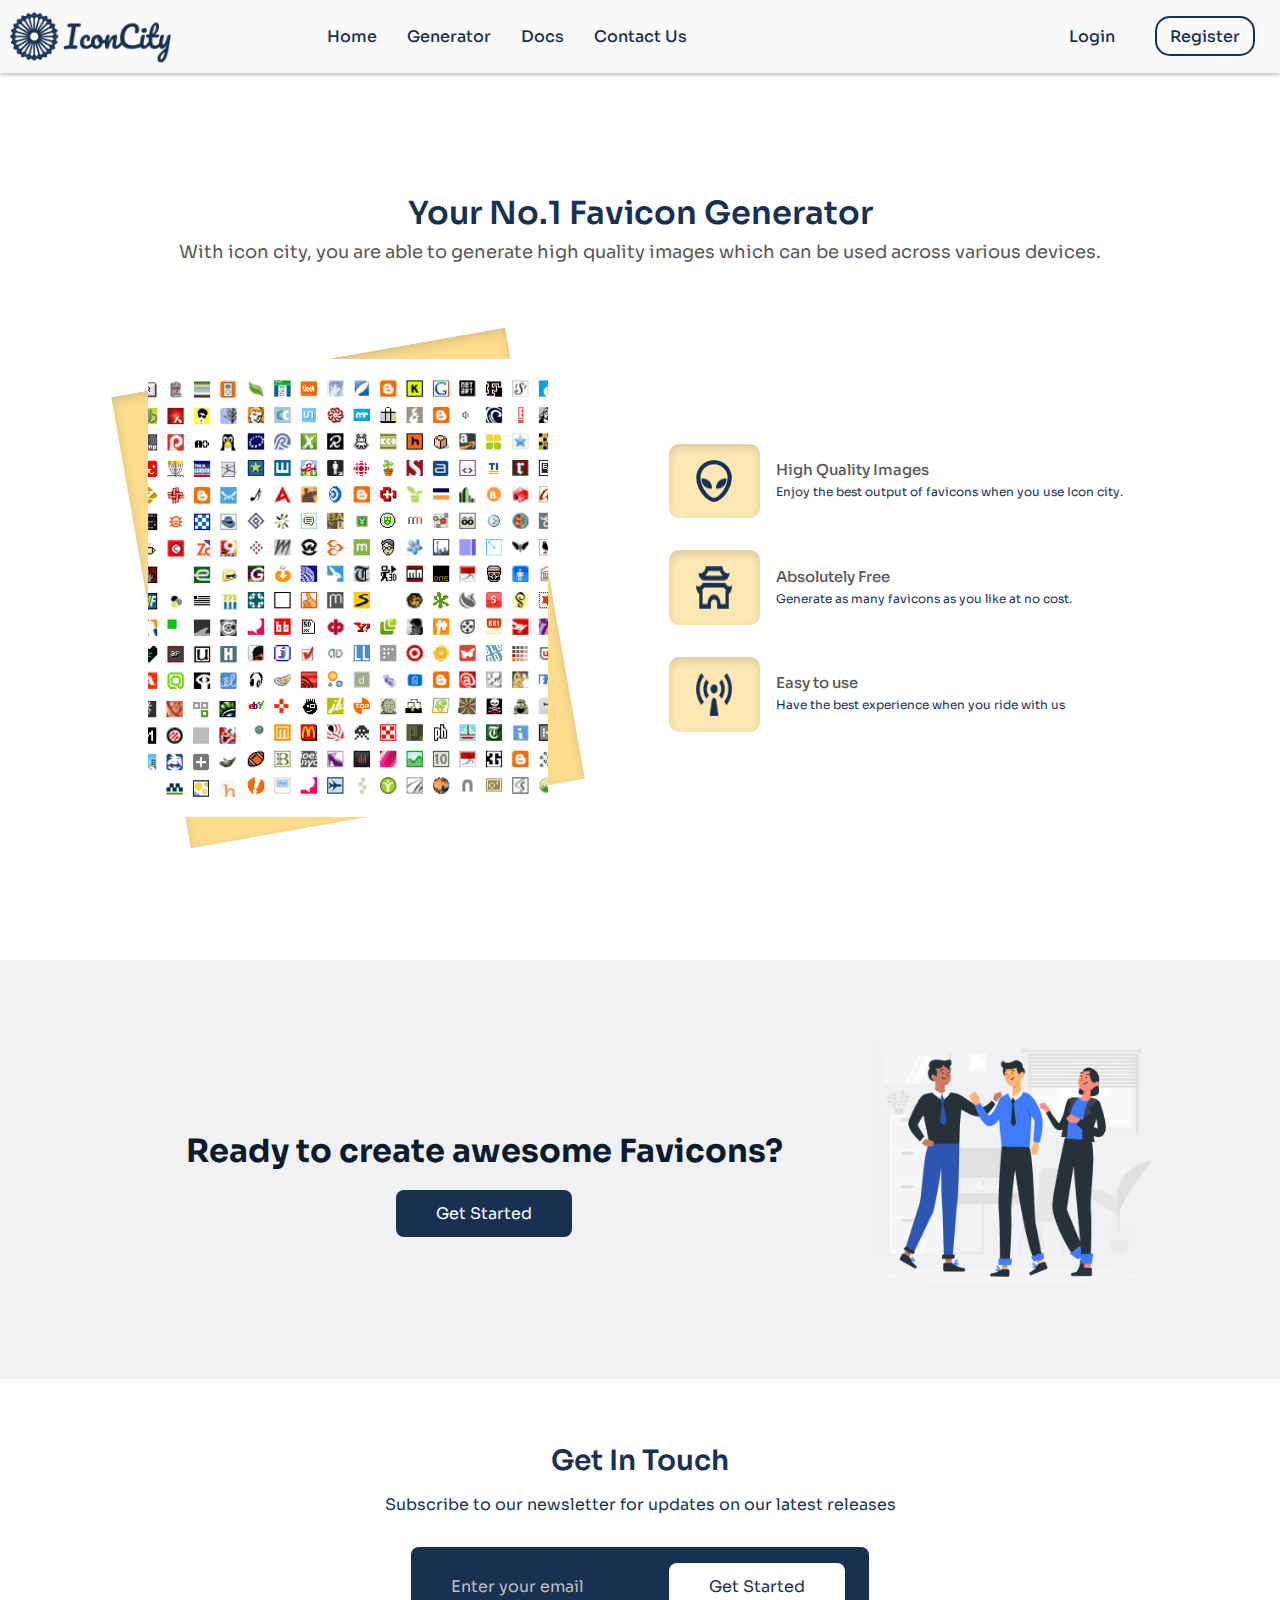
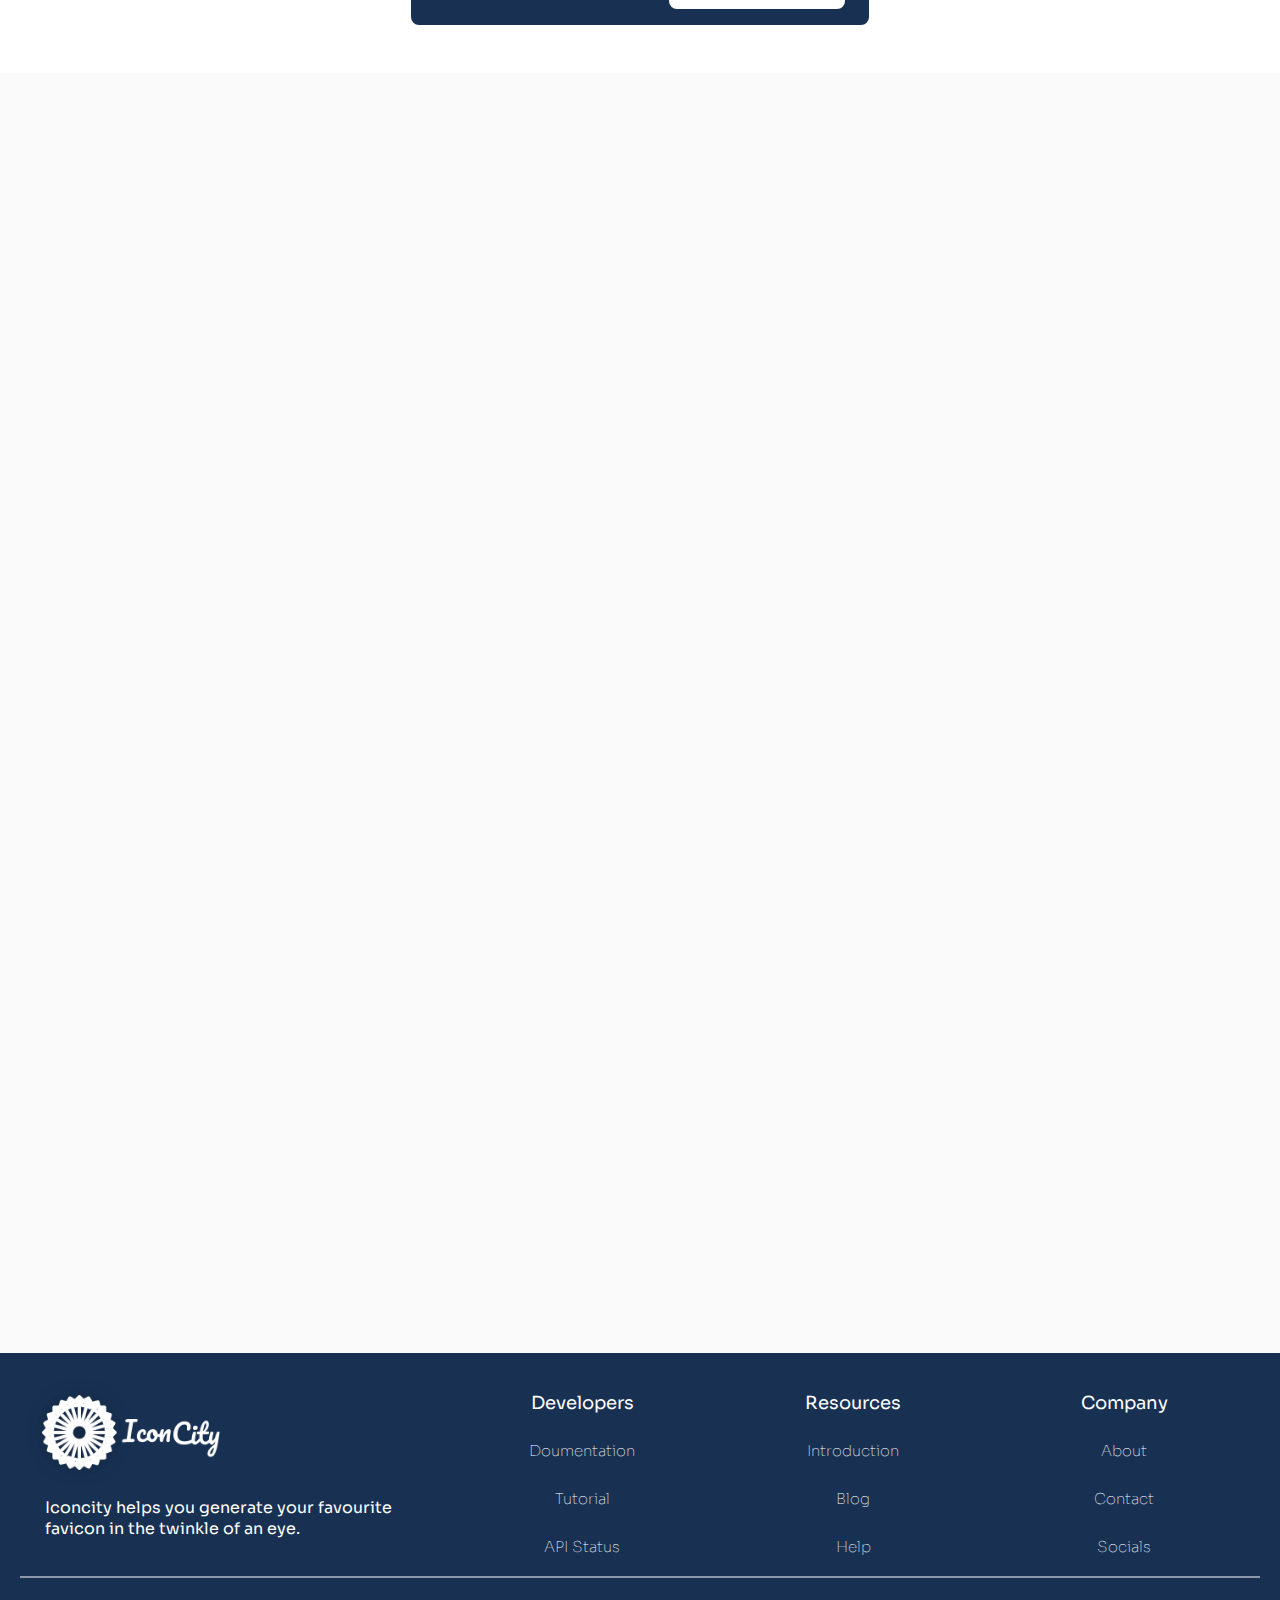
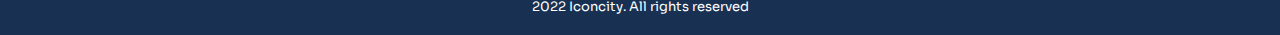
<file: index.html>
<!DOCTYPE html>
<html lang="en">

  <head>
    <meta charset="UTF-8" />
    <meta name="viewport" content="width=device-width, initial-scale=1.0" />
    <!-- displays site properly based on user's device -->
    <link rel="icon" type="image/png" sizes="32x32"
      href="static/assets/index/favicon-32x32.png" />
    <link rel="stylesheet"
      href="https://cdnjs.cloudflare.com/ajax/libs/font-awesome/6.1.1/css/all.min.css"
      integrity="sha512-KfkfwYDsLkIlwQp6LFnl8zNdLGxu9YAA1QvwINks4PhcElQSvqcyVLLD9aMhXd13uQjoXtEKNosOWaZqXgel0g=="
      crossorigin="anonymous" referrerpolicy="no-referrer" />
    <link rel="stylesheet" href="static/landing_part/landing_part.css" />
    <link rel="stylesheet" href="static/style.css" />
    <title>IconCity</title>
  </head>

  <body>
    <header class="">
      <div class="logo">
        <img src="static/assets/index/logo_hd.png">
      </div>
      <i class="fa-solid fa-bars mobile fa-2x icon" onclick="show()"></i>
      <div class="desktop desktop-link-div">
        <div class="desktop-links">
          <div>
            <a href="#">Home</a>
          </div>
          <div>
            <a href="#">Generator</a>
          </div>
          <div>
            <a href="#">Docs</a>
          </div>
          <div>
            <a href="#">Contact Us</a>
          </div>
        </div>
        <div class="desktop-btns">
          <a href="./accounts/login.html"><button>Login</button></a>
          <a href="./accounts/register.html"><button class="desktop-reg">Register</button></a>
        </div>
      </div>
    </header>
    <main class="">
      <div class="mobile mobile-link-div">
        <div class="links left">
          <a href="#" class="spaced">
            <h5>Home</h5>
          </a>
          <a href="#">
            <h5>Generator</h5>
          </a>
          <a href="#">
            <h5>Docs</h5>
          </a>
          <a href="#">
            <h5>Contact Us</h5>
          </a>
          <div class="mobile-btn">
            <a href="./accounts/login.html"><button>Login</button></a>
            <a href="./accounts/register.html"><button class="mobile-reg">Register</button></a>
          </div>
        </div>
        <div class="outside-click" onclick="noShow()"></div>
      </div>
      <div class="main">
        <!-- your main stuff here 3140840389-->

        <!-- start_adetola_dotbat_landing page parts -->
        <!-- favicon generator section -->
        <section>
          <div class="favicon_generator">
            <div class="favicon_generator_head">
              <h4>Your No.1 Favicon Generator</h4>
              <p>
                With icon city, you are able to generate high
                quality
                images which can be used across various devices.
              </p>

            </div>
            <div class="favicon_generator_profile">
              <div class="favicon_generator_profile_side">
                <div class="img">
                  <img
                    src="static/assets/landing_part/social_icon_collection.png"
                    alt="">
                </div>
              </div>
              <div class="favicon_generator_content">
                <article>
                  <div class="fg_content_img">
                    <img src="static/assets/landing_part/allien.png" alt="">
                  </div>
                  <div class="fg_content_desc">
                    <h5>High Quality Images</h5>
                    <small>
                      Enjoy the best output of favicons when
                      you
                      use Icon city.
                    </small>
                  </div>
                </article>
                <article>
                  <div class="fg_content_img">
                    <img src="static/assets/landing_part/absolute_free.png"
                      alt="">
                  </div>
                  <div class="fg_content_desc">
                    <h5>Absolutely Free</h5>
                    <small>
                      Generate as many favicons as you like at
                      no
                      cost.
                    </small>
                  </div>
                </article>
                <article>
                  <div class="fg_content_img">
                    <img src="static/assets/landing_part/easy_to_use.png"
                      alt="">
                  </div>
                  <div class="fg_content_desc">
                    <h5>Easy to use</h5>
                    <small>
                      Have the best experience when you ride
                      with
                      us
                    </small>
                  </div>
                </article>
              </div>
            </div>
          </div>
        </section>

        <!-- Get started section -->
        <section>
          <div class="sec sec2">
            <div class="get_started">
              <h4>Ready to create awesome Favicons?</h4>
              <a href="" class="btn "> Get Started</a>
            </div>
            <div class="get_started_img">
              <img src="static/assets/landing_part/rafiki.png" alt="">
            </div>
          </div>
        </section>

        <!-- get in touch -->
        <section>
          <div class="sec sec3">
            <div class="sec3_content_head">
              <h5>Get In Touch</h5>
              <p>Subscribe to our newsletter for updates
                on our latest releases </p>
            </div>

            <div class="sec3_sc">
              <div class="sec3_content_subscribe">
                <input class="input" type="email"
                  placeholder="Enter your email">
                <a href="" class="btn btn-primary"> Get Started</a>
              </div>

            </div>

          </div>
        </section>
        <!-- end_adetola_dotbat_landing page parts -->


      </div>
    </main>


    <!--Footer Beginning-->
    <footer class="footer">
      <div class="l-footer">
        <div class="logo">
          <img src="static/assets/index/logo_white_ft.png" id="w-logo"
            alt="Iconcity Logo" style="width: 200px;">
        </div>
        <p class="">Iconcity helps you generate your favourite favicon in the
          twinkle of an eye.</p>
      </div>
      <ul class="r-footer">
        <li class="features similar">
          <h2>Developers</h2>
          <ul class="box h-box">
            <li><a href="#">Doumentation</a></li>
            <li><a href="#">Tutorial</a></li>
            <li><a href="#">API Status</a></li>
          </ul>
        </li>
        <li class=" similar resource">
          <h2>Resources</h2>
          <ul class="box">
            <li><a href="#">Introduction</a></li>
            <li><a href="#">Blog</a></li>
            <li><a href="#">Help</a></li>
          </ul>
        </li>

        <li class="similar">
          <h2>Company</h2>
          <ul class="box">
            <li><a href="#">About</a></li>
            <li><a href="#">Contact</a></li>
            <li><a href="#">Socials</a></li>
          </ul>
        </li>

      </ul>
      <hr>
      <div class="b-footer">
        <p>2022 Iconcity. All rights reserved</p>
      </div>
    </footer>


    <!--Footer End-->


    <script src="static/script.js"></script>
  </body>

</html>
</file>
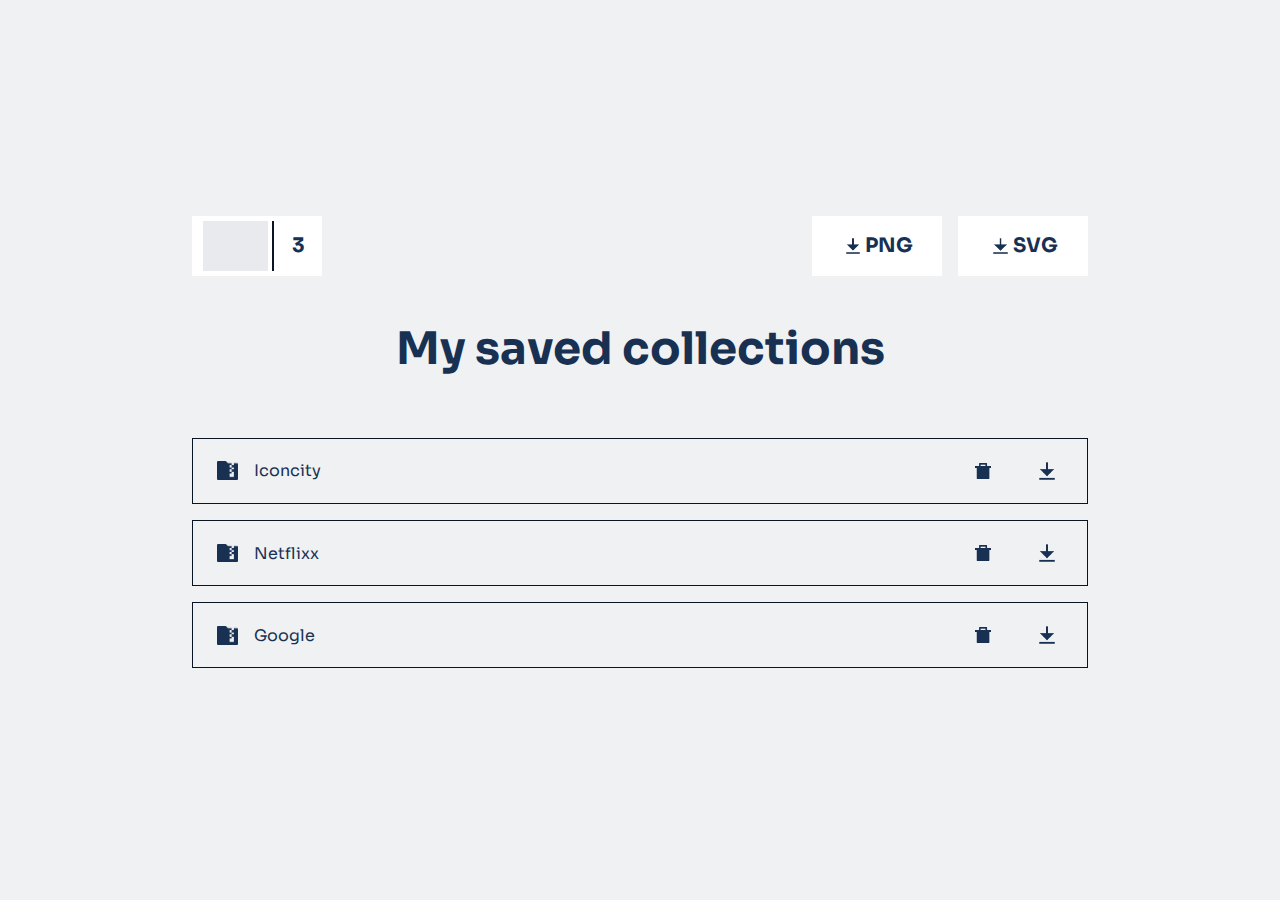
<file: collection/index.html>
<!DOCTYPE html>
<html lang="en">
    <head>
        <meta charset="UTF-8">
        <meta http-equiv="X-UA-Compatible" content="IE=edge">
        <meta name="viewport" content="width=device-width, initial-scale=1.0">
        <title>My Collection</title>
        <link rel="stylesheet" href="/static/collection/collection.css">
    </head>
    <body>

        <main>
            <div class="container">
                <!-- top section -->
                <section class="__top_section">
                    <div class="right__top">
                        <div class="box">

                        </div>
                        <div class="divideLine">
                            <!-- <p>|</p> -->
                        </div>
                        <div class="pixel">
                            <h6 class="pixelText">
                                3
                            </h6>
                        </div>
                    </div>
                    <div class="left__top">
                        <div class="left__top1">
                            <img
                                src="/static/assets/collection/assets/download-arrow.png"
                                alt="">
                            <h6 class="pixelText">PNG</h6>

                        </div>
                        <div class="left__top1">
                            <img
                                src="/static/assets/collection/assets/download-arrow.png"
                                alt="">
                            <h6 class="pixelText">SVG</h6>

                        </div>
                    </div>
                </section>

                <section class="__collection_section">
                    <div class="title">
                        <h2>My saved collections</h2>
                    </div>

                    <div class="collection">
                        <div class="collection_left">
                            <a href="#"><img
                                    src="/static/assets/collection/assets/folder.png"
                                    alt=""></a>
                            <a href=""><small>Iconcity</small></a>
                        </div>
                        <div class="collection_right">
                            <a href="#"> <img
                                    src="/static/assets/collection/assets/delete.png"
                                    alt=""></a>
                            <a href="#"> <img
                                    src="/static/assets/collection/assets/download-arrow.png"
                                    alt=""></a>
                        </div>
                    </div>
                    <div class="collection">
                        <div class="collection_left">
                            <a href="#"><img
                                    src="/static/assets/collection/assets/folder.png"
                                    alt=""></a>
                            <a href=""><small>Netflixx</small></a>
                        </div>
                        <div class="collection_right">
                            <a href="#"> <img
                                    src="/static/assets/collection/assets/delete.png"
                                    alt=""></a>
                            <a href="#"> <img
                                    src="/static/assets/collection/assets/download-arrow.png"
                                    alt=""></a>
                        </div>

                    </div>

                    <div class="collection">
                        <div class="collection_left">
                            <a href="#"><img
                                    src="/static/assets/collection/assets/folder.png"
                                    alt=""></a>
                            <a href=""><small>Google</small></a>
                        </div>
                        <div class="collection_right">
                            <a href="#"> <img
                                    src="/static/assets/collection/assets/delete.png"
                                    alt=""></a>
                            <a href="#"> <img
                                    src="/static/assets/collection/assets/download-arrow.png"
                                    alt=""></a>

                        </div>
                    </div>
                </section>
            </div>
        </main>
    </body>
</html>
</file>
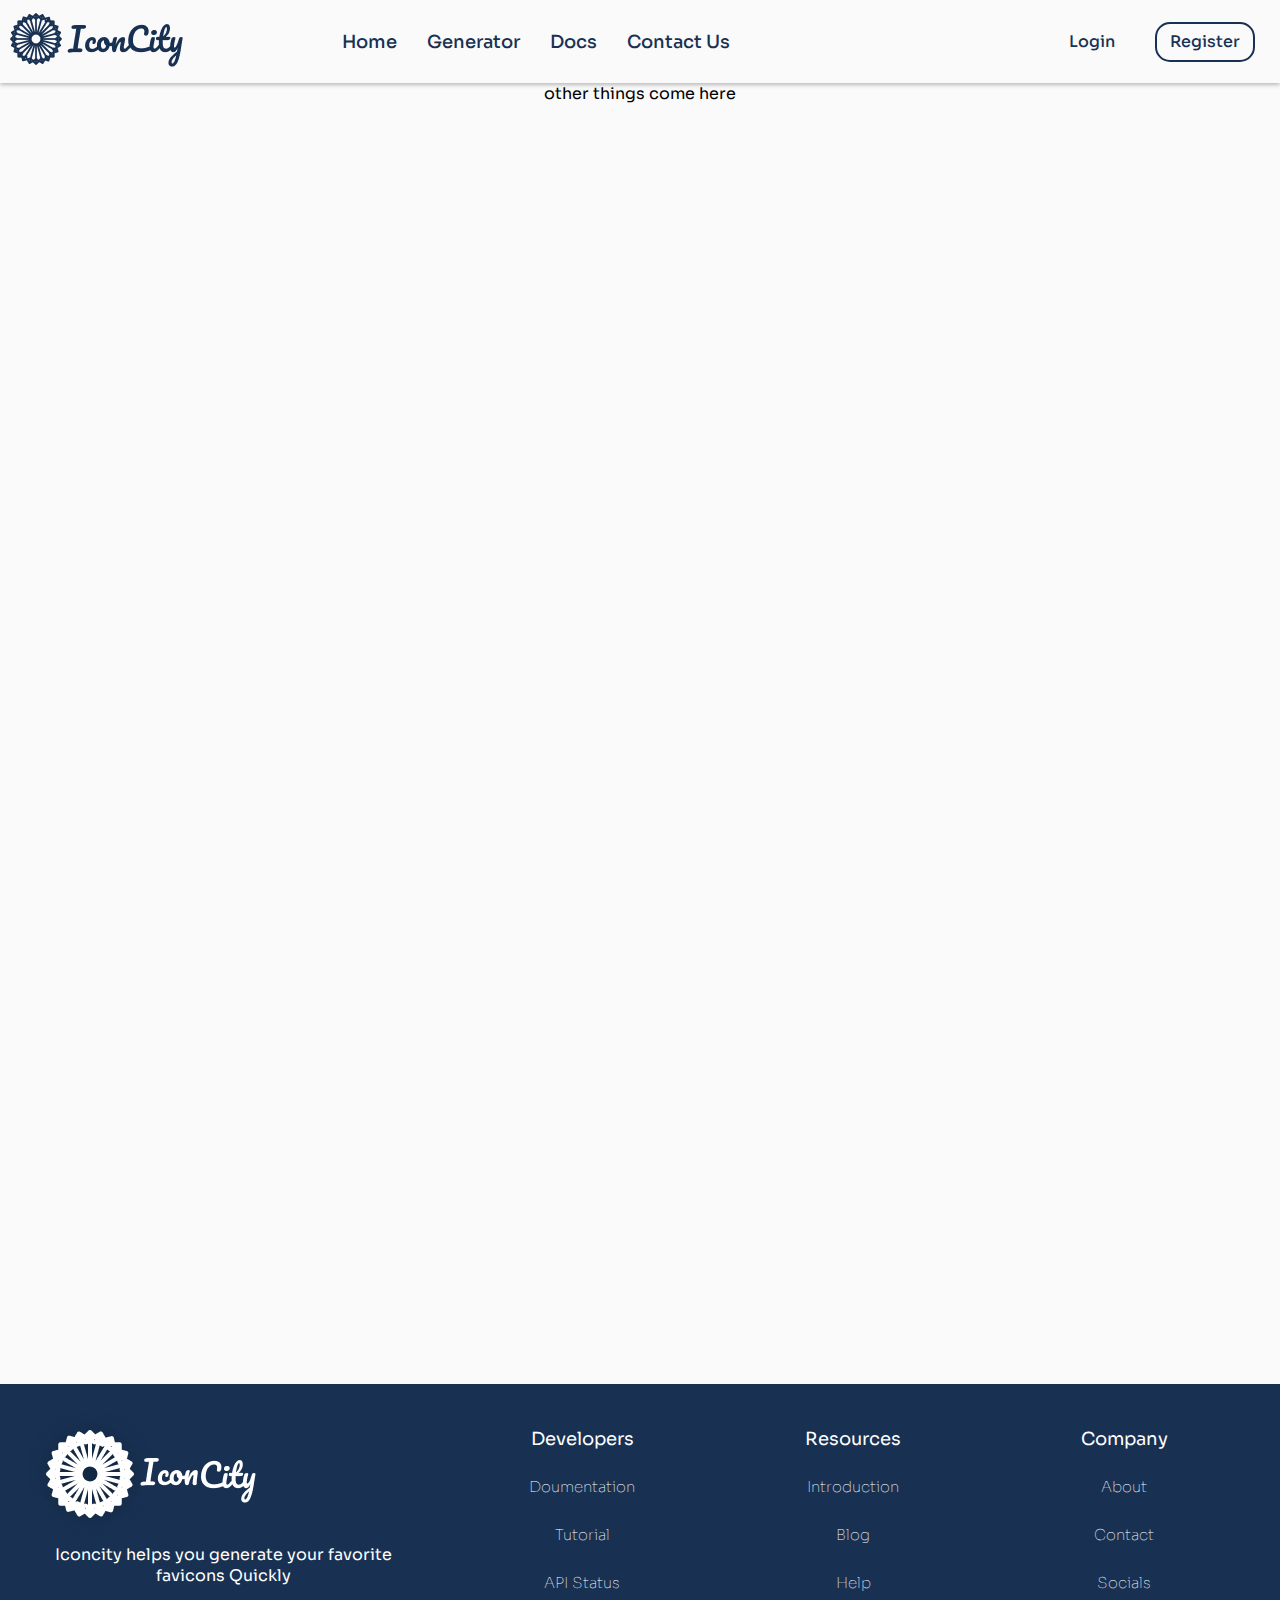
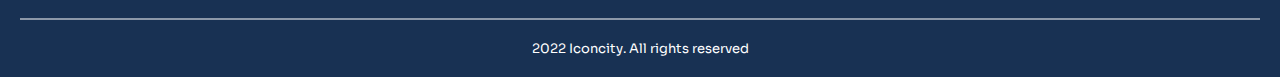
<file: base.html>
<!DOCTYPE html>
<html lang="en">

<head>
  <meta charset="UTF-8" />
  <meta name="viewport" content="width=device-width, initial-scale=1.0" />
  <!-- displays site properly based on user's device -->
  <link rel="icon" type="image/png" sizes="32x32" href="./static/assets/index/favicon-32x32.png" />
  <link rel="stylesheet" href="https://cdnjs.cloudflare.com/ajax/libs/font-awesome/6.1.1/css/all.min.css"
    integrity="sha512-KfkfwYDsLkIlwQp6LFnl8zNdLGxu9YAA1QvwINks4PhcElQSvqcyVLLD9aMhXd13uQjoXtEKNosOWaZqXgel0g=="
    crossorigin="anonymous" referrerpolicy="no-referrer" />
  <link rel="stylesheet" href="./static/base.css" />
  <title>IconCity</title>
</head>

<body>
  <header class="">
    <div class="logo">
      <img src="./static/assets/index/logo_hd.png">
    </div>
    <i class="fa-solid fa-bars mobile fa-2x icon" onclick="show()"></i>
    <div class="desktop desktop-link-div">
      <div class="desktop-links">
        <div>
          <a href="#">Home</a>
        </div>
        <div>
          <a href="#">Generator</a>
        </div>
        <div>
          <a href="#">Docs</a>
        </div>
        <div>
          <a href="#">Contact Us</a>
        </div>
      </div>
      <div class="desktop-btns">
        <a href="./accounts/login.html"><button>Login</button></a>
        <a href="./accounts/register.html"><button class="desktop-reg">Register</button></a>
      </div>
    </div>
  </header>
  <main class="">
    <div class="mobile mobile-link-div">
      <div class="links left">
        <a href="#" class="spaced">
          <h5>Home</h5>
        </a>
        <a href="#">
          <h5>Generator</h5>
        </a>
        <a href="#">
          <h5>Docs</h5>
        </a>
        <a href="#">
          <h5>Contact Us</h5>
        </a>
        <div class="mobile-btn">
          <a href="./accounts/login.html"><button>Login</button></a>
          <a href="./accounts/register.html"><button class="mobile-reg">Register</button></a>
        </div>
      </div>
      <div class="outside-click" onclick="noShow()"></div>
    </div>
    <div class="main">
      <!-- your main stuff here 3140840389-->
      other things come here
    </div>
  </main>


  <!--Footer Beginning-->


  <footer class="footer">
    <div class="l-footer">
      <div class=" logo">
        <img src="./static/assets/index/logo_white_ft.png" id="w-logo" alt="Iconcity Logo" class="">
      </div>
      <p>Iconcity helps you generate your favorite favicons Quickly</p>
    </div>
    <ul class="r-footer">
      <li class="features similar">
        <h2>Developers</h2>
        <ul class="box h-box">
          <li><a href="#">Doumentation</a></li>
          <li><a href="#">Tutorial</a></li>
          <li><a href="#">API Status</a></li>
        </ul>
      </li>
      <li class=" similar resource">
        <h2>Resources</h2>
        <ul class="box">
          <li><a href="#">Introduction</a></li>
          <li><a href="#">Blog</a></li>
          <li><a href="#">Help</a></li>
        </ul>
      </li>

      <li class="similar">
        <h2>Company</h2>
        <ul class="box">
          <li><a href="#">About</a></li>
          <li><a href="#">Contact</a></li>
          <li><a href="#">Socials</a></li>
        </ul>
      </li>

    </ul>
    <hr>
    <div class="b-footer">
      <p>2022 Iconcity. All rights reserved</p>
    </div>
  </footer>


  <!--Footer End-->


  <script src="./static/script.js"></script>
</body>

</html>
</file>
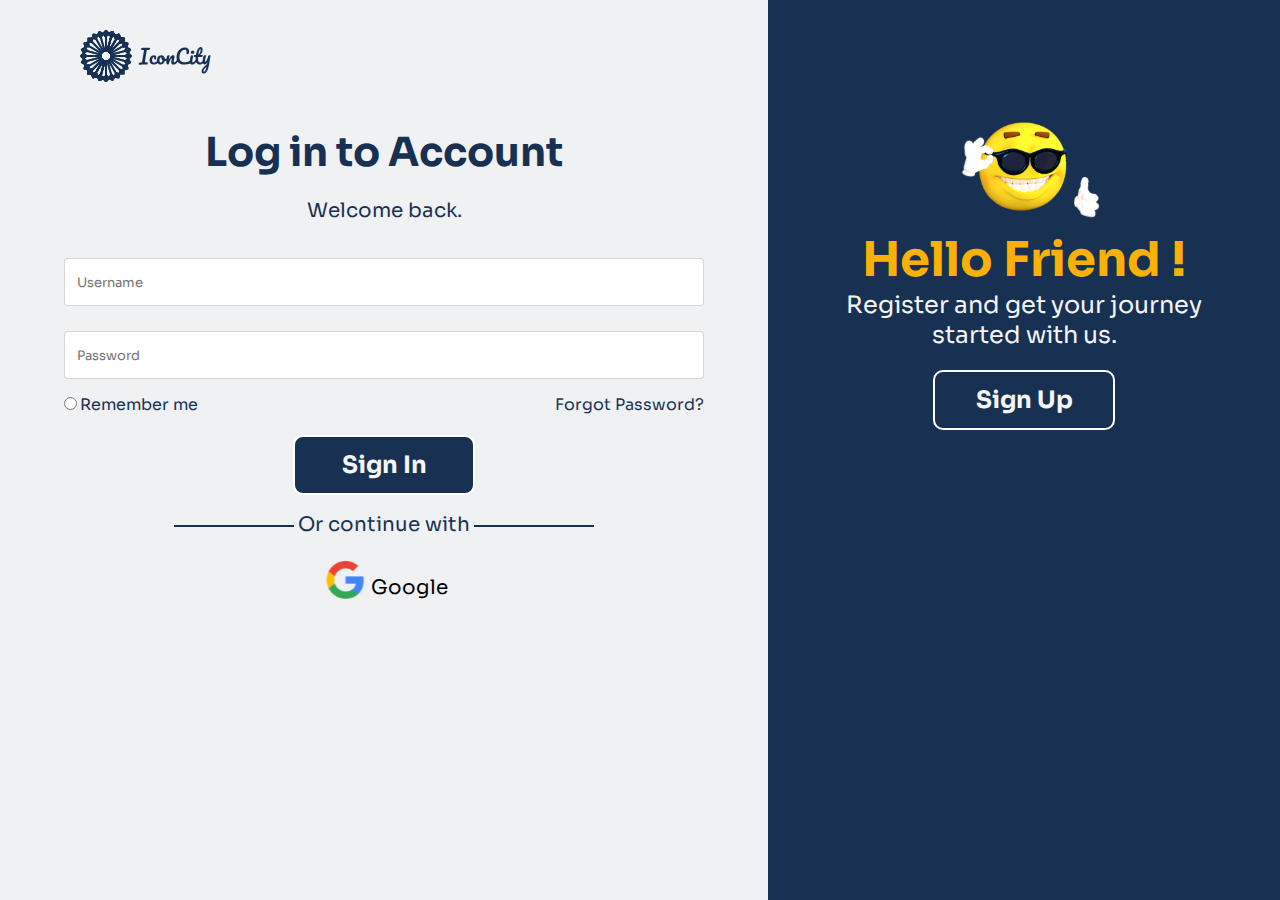
<file: accounts/login.html>
<!DOCTYPE html>
<html lang="en">

<head>
    <meta charset="UTF-8">
    <meta http-equiv="X-UA-Compatible" content="IE=edge">
    <meta name="viewport" content="width=device-width, initial-scale=1.0">
    <title>Sign In</title>
    <link rel="stylesheet" href="../static/accounts/login.css">
    <link rel="stylesheet" href="https://cdnjs.cloudflare.com/ajax/libs/font-awesome/4.7.0/css/font-awesome.min.css">
    <script defer src="../static/accounts/login.js"></script>
</head>

<body>
    <!-- right portion of the screen -->
    <div class="container1">
        <div class="signup">
            <img class="emoji" src="../static/assets/accounts/Sign in emoji1.svg" alt="" width="165px" height="110px">
            <h2>Hello Friend !</h2>
            <p>Register and get your journey started with us.</p>
            <a href="./register.html"><button>Sign Up</button></a>
        </div>
    </div>
    <!-- left portion -->
    <div class="container2">
        <div class="logo">
            <a href="../index.html">
                <img src="../static/assets/accounts/Frame 115.svg" alt="">
            </a>
        </div>
        <div class="login">
            <h2>Log in to Account</h2>
            <p class="welcome">Welcome back.</p>
            <form id="form" class="form">
                <div class="form-control">
                    <input type="text" class="name" placeholder="Username" id="username" onkeyup="validateName()" />
                    <i class="fa fa-check-circle"></i>
                    <i class="fa fa-exclamation-circle"></i>
                    <small>Error message</small>
                </div>
                <div class="form-control">
                    <input type="password" placeholder="Password" id="password" onkeyup="validatePassword()" />
                    <i class="fa fa-check-circle"></i>
                    <i class="fa fa-exclamation-circle"></i>
                    <small>Error message</small>
                </div>
                <div class="forgot_pass">
                    <div class="form_radio">
                        <input type="radio"><label>Remember me</label>
                    </div>
                    <a href="#">Forgot Password?</a>
                </div>
                <button>Sign In</button>
                <div class="signup_transfer">
                    <span>Don't have an account?</span><a href="./register.html"> Sign up</a>
                </div>
                <p class="or_cont">Or continue with</p>
                <div class="google_content">
                    <img src="../static/assets/accounts/image 1.svg" alt="">
                    <p class="goo">Google</p>
                </div>
            </form>
        </div>
    </div>

</body>

</html>
</file>
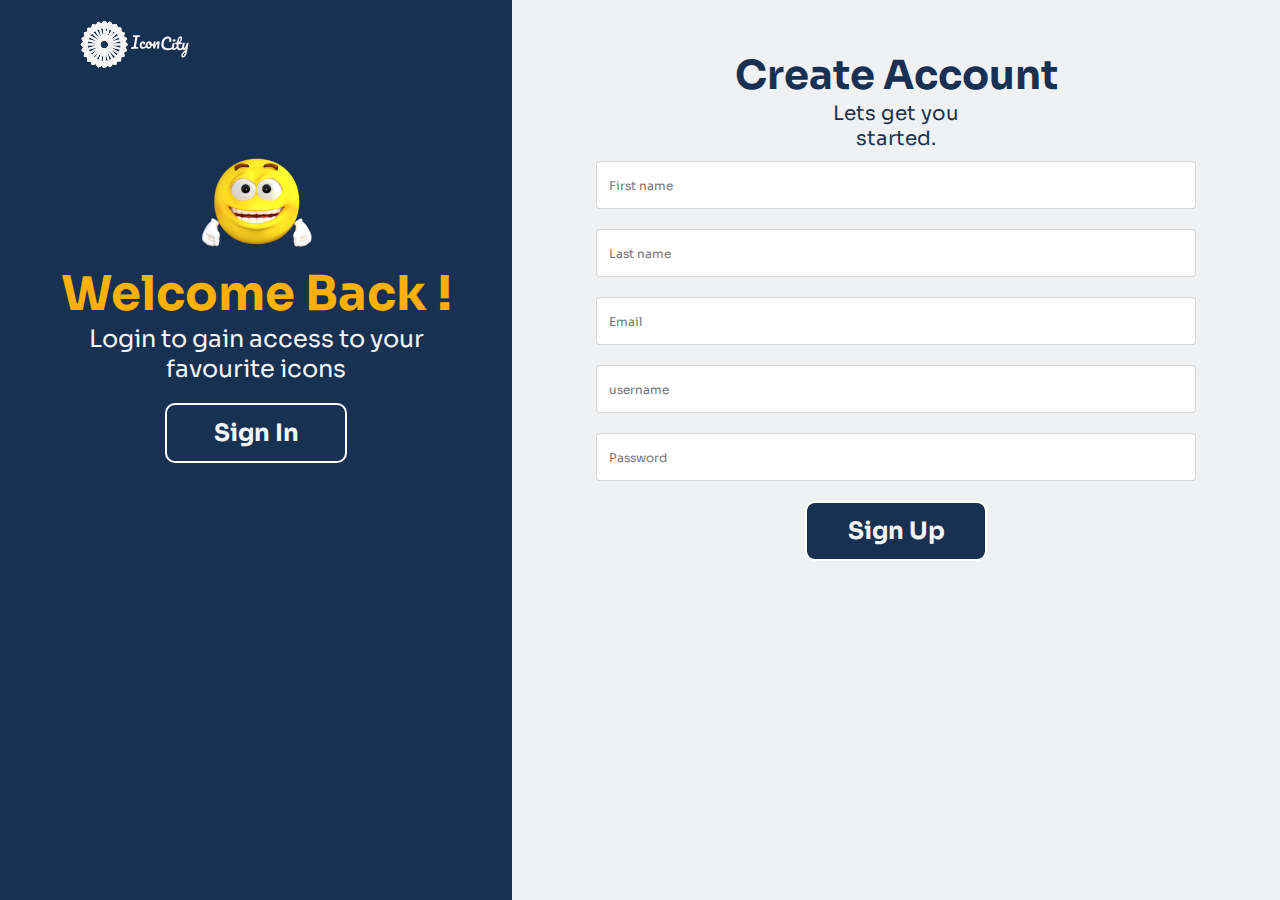
<file: accounts/register.html>
<!DOCTYPE html>
<html lang="en">

<head>
    <meta charset="UTF-8">
    <meta http-equiv="X-UA-Compatible" content="IE=edge">
    <meta name="viewport" content="width=device-width, initial-scale=1.0">
    <title>Sign up</title>
    <link rel="stylesheet" href="../static/accounts/register.css">
    <link rel="stylesheet" href="https://cdnjs.cloudflare.com/ajax/libs/font-awesome/4.7.0/css/font-awesome.min.css">
    <script defer src="../static/accounts/register.js"></script>
</head>

<body>
    <!-- left portion of the screen -->
    <div class="container1">
        <div class="logo">
            <a href="../index.html">
                <img src="../static/assets/accounts/Group 26.svg" alt="" width="110px" height="49px">
            </a>
        </div>

        <div class="signin">
            <img class="emoji" src="../static/assets/accounts/image 3.png" alt="" width="165px" height="110px">
            <h2>Welcome Back !</h2>
            <p>Login to gain access to your favourite icons</p>
            <a href="./login.html"> <button>Sign In</button></a>
        </div>
    </div>
    <!-- right portion -->
    <div class="container2">
        <a href="../index.html">
            <img src="../static/assets/accounts/Frame 115.svg" alt="" class="blue">
        </a>
        <div class="create">
            <h2>Create Account</h2>
            <p class="getstarted">Lets get you started.</p>
            <form id="form" class="form">
                <div class="form-control">
                    <input type="text" placeholder="First name" id="fname" onkeyup="validateFname()" />
                    <i class="fa fa-check-circle"></i>
                    <i class="fa fa-exclamation-circle"></i>
                    <small>Error message</small>
                </div>
                <div class="form-control">
                    <input type="text" placeholder="Last name" id="lname" onkeyup="validateLname()" />
                    <i class="fa fa-check-circle"></i>
                    <i class="fa fa-exclamation-circle"></i>
                    <small>Error message</small>
                </div>
                <div class="form-control">
                    <input type="email" placeholder="Email" id="email" onkeyup="validateEmail()" />
                    <i class="fa fa-check-circle"></i>
                    <i class="fa fa-exclamation-circle"></i>
                    <small>Error message</small>
                </div>
                <div class="form-control">
                    <input type="text" placeholder="username" id="username" onkeyup="validateName()" />
                    <i class="fa fa-check-circle"></i>
                    <i class="fa fa-exclamation-circle"></i>
                    <small>Error message</small>
                </div>
                <div class="form-control">
                    <input type="password" placeholder="Password" id="password" onkeyup="validatePassword()" />
                    <i class="fa fa-check-circle"></i>
                    <i class="fa fa-exclamation-circle"></i>
                    <small>Error message</small>
                </div>
                <button>Sign Up</button>
                <div class="signin_transfer">
                    <span>You already have an account?</span><a href="./login.html"> Login</a>
                </div>
                

            </form>
        </div>
    </div>

</body>

</html>
</file>
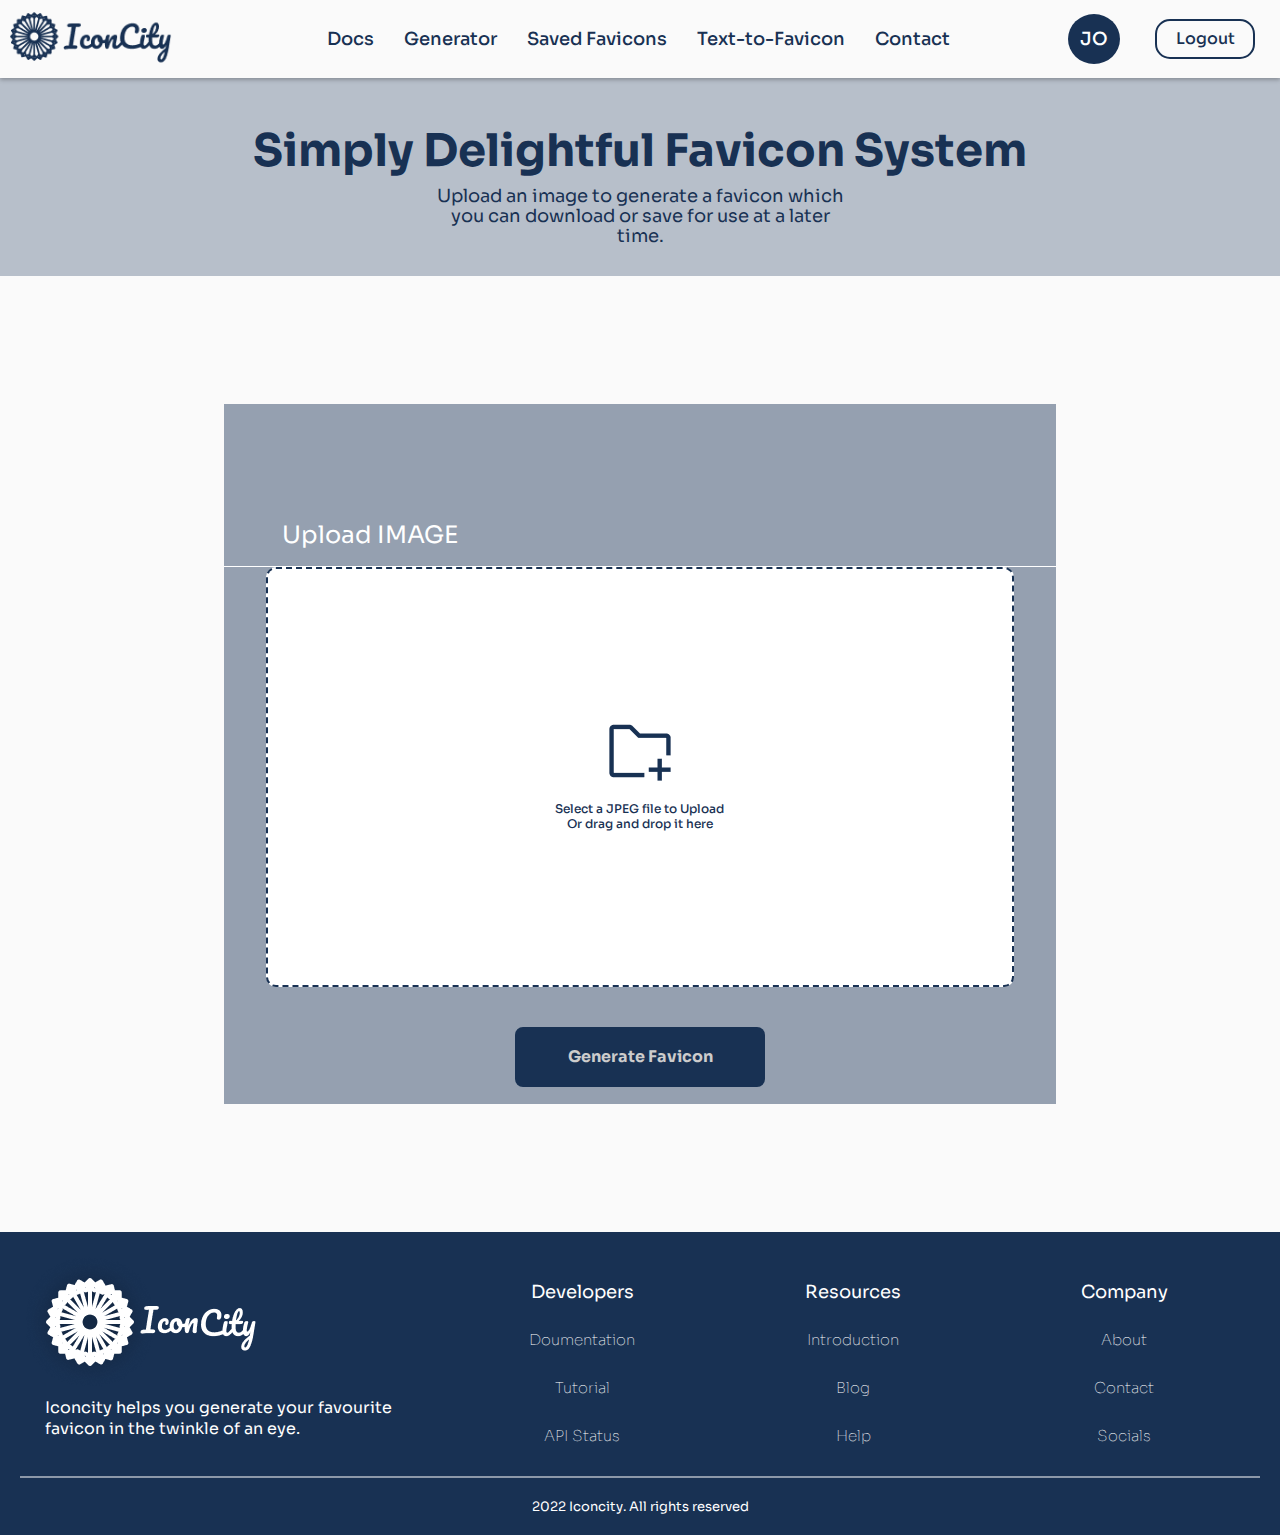
<file: dashboard/dashboard.html>
<!-- contact html here -->
<!DOCTYPE html>
<html lang="en">

<head>
    <meta charset="UTF-8" />
    <meta name="viewport" content="width=device-width, initial-scale=1.0" />
    <!-- displays site properly based on user's device -->
    <link rel="icon" type="image/png" sizes="32x32" href="../static/assets/index/favicon-32x32.png" />
    <link rel="stylesheet" href="https://cdnjs.cloudflare.com/ajax/libs/font-awesome/6.1.1/css/all.min.css"
        integrity="sha512-KfkfwYDsLkIlwQp6LFnl8zNdLGxu9YAA1QvwINks4PhcElQSvqcyVLLD9aMhXd13uQjoXtEKNosOWaZqXgel0g=="
        crossorigin="anonymous" referrerpolicy="no-referrer" />
    <link rel="stylesheet" href="../static/dashboard/dashboard.css" />
    <title>Dashboard</title>
</head>

<body>
    <header class="">
        <div class="logo">
            <a href="#">
                <img src="../static/assets/index/logo_hd.png">
            </a>
        </div>
        <i class="fa-solid fa-bars mobile fa-2x icon" onclick="show()"></i>
        <div class="desktop desktop-link-div">
            <div class="desktop-links">
                <div>
                    <a href="#">Docs</a>
                </div>
                <div>
                    <a href="#">Generator</a>
                </div>
                <div>
                    <a href="#">Saved Favicons</a>
                </div>
                <div>
                    <a href="#">Text-to-Favicon</a>
                </div>
                <div>
                    <a href="#">Contact</a>
                </div>
            </div>
            <div class="desktop-btns">
                <a href="#" class="initials">JO</a>
                <a href="#"><button class="desktop-reg bdr">Logout</button></a>
            </div>
        </div>
    </header>
    <main class="">
        <div class="mobile mobile-link-div">
            <div class="links left">
                <a href="#" class="spaced">
                    <h5>Docs</h5>
                </a>
                <a href="#">
                    <h5>Generator</h5>
                </a>
                <a href="#">
                    <h5>Saved Favicons</h5>
                </a>
                <a href="#">
                    <h5>Text-to-Favicon</h5>
                </a>
                <a href="#">
                    <h5>Contact</h5>
                </a>
                <div class="mobile-btn">
                    <div class="">
                        <a href="#" class="initials">JO</a>
                    </div>
                    <a href="./accounts/register.html"><button class="mobile-reg">Logout</button></a>
                </div>
            </div>
            <div class="outside-click" onclick="noShow()"></div>
        </div>
        <div class="main">
            <!-- your main stuff here -->
            <h1 class="">Simply Delightful Favicon System</h1>
            <p>Upload an image to generate a favicon which you can download or save for use at a later time.</p>
        </div>
        <div class="upload_form">
            <div class="upload_h1">
                <h1 class="">Upload IMAGE</h1>
            </div>
            <form action="" method="post" enctype="multipart/form-data" class="r">
                <div class="drop-zone">
                    <div class="vector">
                        <img class="vec1" src="../static/assets/index/Vector.png" alt=""><img class="vec2" src="../static/assets/index/Vector (1).png" alt="">
                    </div>

                    <span class="drop-zone__prompt">Select a JPEG file to Upload <br> Or drag and drop it here</span>
                    <input type="file" name="myFile" class="drop-zone__input" id="image"
                        accept=".jpg,.png,.svg,.jpeg,.tiff">
                </div>
                <button>Generate Favicon</button>
            </form>
        </div>
    </main>

    <!--Footer Beginning-->
  <footer class="footer">
    <div class="l-footer">
      <div class=" logo">
        <img src="../static/assets/index/logo_white_ft.png" id="w-logo" alt="Iconcity Logo" class="">
      </div>
      <p class="">Iconcity helps you generate your favourite favicon in the twinkle of an eye.</p>
    </div>
    <ul class="r-footer">
      <li class="features similar">
        <h2>Developers</h2>
        <ul class="box h-box">
          <li><a href="#">Doumentation</a></li>
          <li><a href="#">Tutorial</a></li>
          <li><a href="#">API Status</a></li>
        </ul>
      </li>
      <li class=" similar resource">
        <h2>Resources</h2>
        <ul class="box">
          <li><a href="#">Introduction</a></li>
          <li><a href="#">Blog</a></li>
          <li><a href="#">Help</a></li>
        </ul>
      </li>

      <li class="similar">
        <h2>Company</h2>
        <ul class="box">
          <li><a href="#">About</a></li>
          <li><a href="#">Contact</a></li>
          <li><a href="#">Socials</a></li>
        </ul>
      </li>

    </ul>
    <hr>
    <div class="b-footer">
      <p>2022 Iconcity. All rights reserved</p>
    </div>
  </footer>
    <script src="../static/dashboard/dashboard.js"></script>
</body>

</html>
</file>
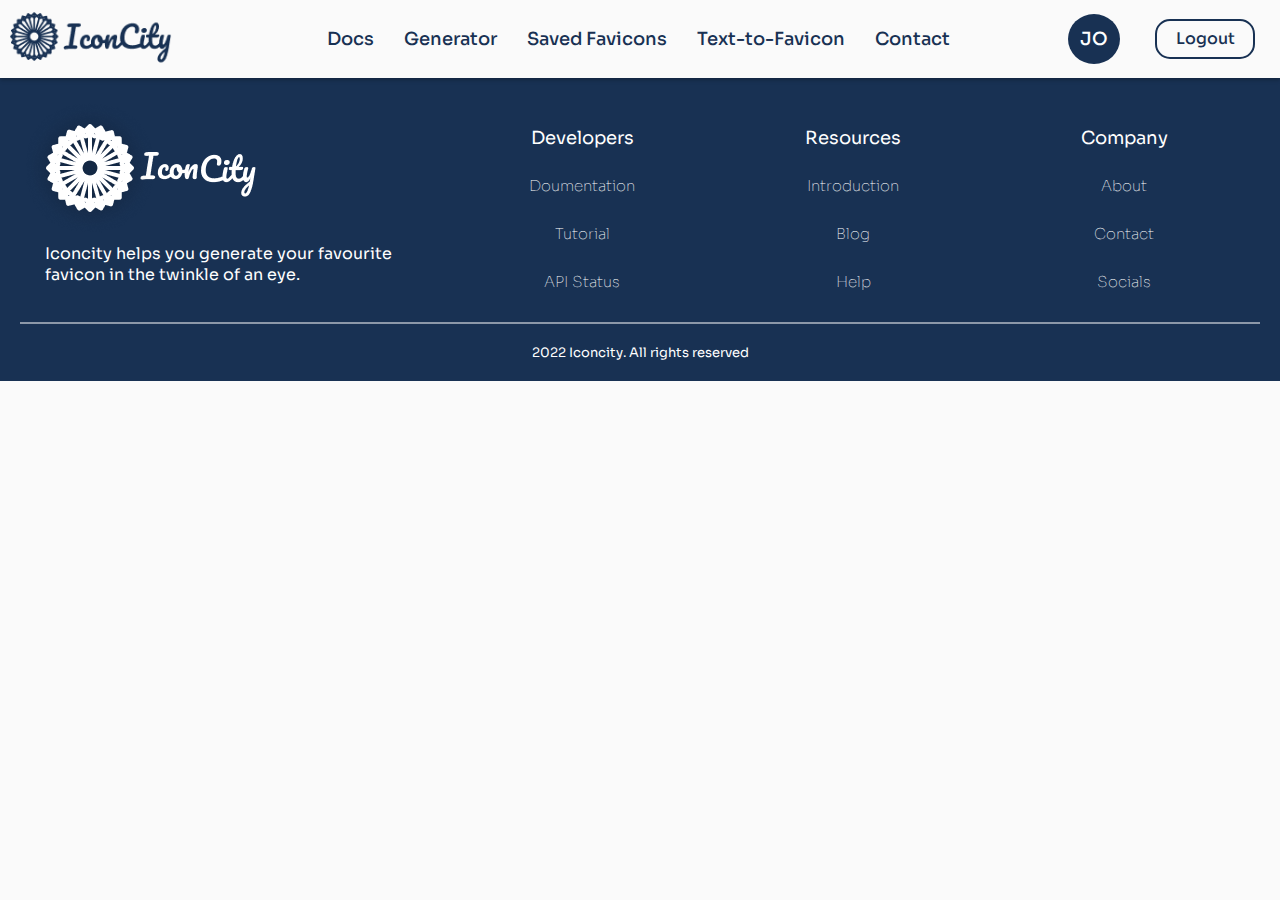
<file: dashboard/dashboard_base.html>
<!-- contact html here -->
<!DOCTYPE html>
<html lang="en">

<head>
    <meta charset="UTF-8" />
    <meta name="viewport" content="width=device-width, initial-scale=1.0" />
    <!-- displays site properly based on user's device -->
    <link rel="icon" type="image/png" sizes="32x32" href="../static/assets/index/favicon-32x32.png" />
    <link rel="stylesheet" href="https://cdnjs.cloudflare.com/ajax/libs/font-awesome/6.1.1/css/all.min.css"
        integrity="sha512-KfkfwYDsLkIlwQp6LFnl8zNdLGxu9YAA1QvwINks4PhcElQSvqcyVLLD9aMhXd13uQjoXtEKNosOWaZqXgel0g=="
        crossorigin="anonymous" referrerpolicy="no-referrer" />
    <link rel="stylesheet" href="../static/dashboard/dashboard_base.css" />
    <title>Dashboard</title>
</head>

<body>
    <header class="">
        <div class="logo">
            <a href="#">
                <img src="../static/assets/index/logo_hd.png">
            </a>
        </div>
        <i class="fa-solid fa-bars mobile fa-2x icon" onclick="show()"></i>
        <div class="desktop desktop-link-div">
            <div class="desktop-links">
                <div>
                    <a href="#">Docs</a>
                </div>
                <div>
                    <a href="#">Generator</a>
                </div>
                <div>
                    <a href="#">Saved Favicons</a>
                </div>
                <div>
                    <a href="#">Text-to-Favicon</a>
                </div>
                <div>
                    <a href="#">Contact</a>
                </div>
            </div>
            <div class="desktop-btns">
                <a href="#" class="initials">JO</a>
                <a href="#"><button class="desktop-reg bdr">Logout</button></a>
            </div>
        </div>
    </header>
    <main class="">
        <div class="mobile mobile-link-div">
            <div class="links left">
                <a href="#" class="spaced">
                    <h5>Docs</h5>
                </a>
                <a href="#">
                    <h5>Generator</h5>
                </a>
                <a href="#">
                    <h5>Saved Favicons</h5>
                </a>
                <a href="#">
                    <h5>Text-to-Favicon</h5>
                </a>
                <a href="#">
                    <h5>Contact</h5>
                </a>
                <div class="mobile-btn">
                    <div class="">
                        <a href="#" class="initials">JO</a>
                    </div>
                    <a href="./accounts/register.html"><button class="mobile-reg">Logout</button></a>
                </div>
            </div>
            <div class="outside-click" onclick="noShow()"></div>
        </div>
        <!-- main block -->
        <!-- endblock -->
    </main>

    <!--Footer Beginning-->
  <footer class="footer">
    <div class="l-footer">
      <div class=" logo">
        <img src="../static/assets/index/logo_white_ft.png" id="w-logo" alt="Iconcity Logo" class="">
      </div>
      <p class="">Iconcity helps you generate your favourite favicon in the twinkle of an eye.</p>
    </div>
    <ul class="r-footer">
      <li class="features similar">
        <h2>Developers</h2>
        <ul class="box h-box">
          <li><a href="#">Doumentation</a></li>
          <li><a href="#">Tutorial</a></li>
          <li><a href="#">API Status</a></li>
        </ul>
      </li>
      <li class=" similar resource">
        <h2>Resources</h2>
        <ul class="box">
          <li><a href="#">Introduction</a></li>
          <li><a href="#">Blog</a></li>
          <li><a href="#">Help</a></li>
        </ul>
      </li>

      <li class="similar">
        <h2>Company</h2>
        <ul class="box">
          <li><a href="#">About</a></li>
          <li><a href="#">Contact</a></li>
          <li><a href="#">Socials</a></li>
        </ul>
      </li>

    </ul>
    <hr>
    <div class="b-footer">
      <p>2022 Iconcity. All rights reserved</p>
    </div>
  </footer>
    <script src="../static/dashboard/dashboard.js"></script>
</body>

</html>
</file>
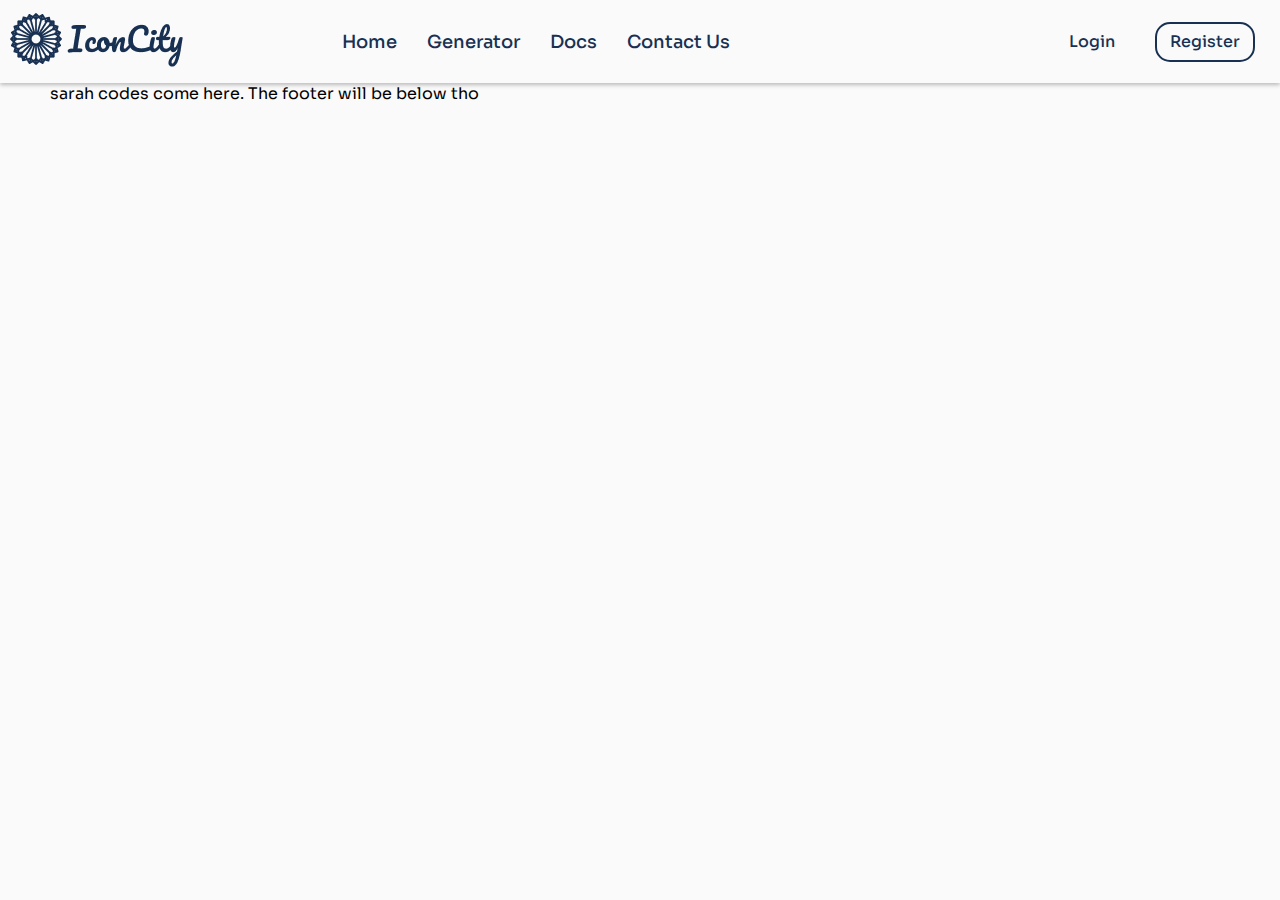
<file: home/contact.html>
<!-- contact html here -->
<!DOCTYPE html>
<html lang="en">
  <head>
    <meta charset="UTF-8" />
    <meta name="viewport" content="width=device-width, initial-scale=1.0" />
    <!-- displays site properly based on user's device -->
    <link
      rel="icon"
      type="image/png"
      sizes="32x32"
      href="../static/assets/index/favicon-32x32.png"
    />
    <link
      rel="stylesheet"
      href="https://cdnjs.cloudflare.com/ajax/libs/font-awesome/6.1.1/css/all.min.css"
      integrity="sha512-KfkfwYDsLkIlwQp6LFnl8zNdLGxu9YAA1QvwINks4PhcElQSvqcyVLLD9aMhXd13uQjoXtEKNosOWaZqXgel0g=="
      crossorigin="anonymous"
      referrerpolicy="no-referrer"
    />
    <link rel="stylesheet" href="../static/home/contact.css" />
    <title>IconCity</title>
  </head>

  <body>   
    <header class="">
      <div class="logo">
        <img src="../static/assets/index/logo_hd.png">
      </div>
      <i class="fa-solid fa-bars mobile fa-2x icon" onclick="show()"></i>
      <div class="desktop desktop-link-div">
        <div class="desktop-links">
          <div>
            <a href="#">Home</a>
          </div>
          <div>
            <a href="#">Generator</a>
          </div>
          <div>
            <a href="#">Docs</a>
          </div>
          <div>
            <a href="#">Contact Us</a>
          </div>
        </div>
        <div class="desktop-btns">
          <a href="./accounts/login.html"><button>Login</button></a>
          <a href="./accounts/register.html"><button class="desktop-reg">Register</button></a>
        </div>
      </div>
    </header>
    <main class="">
      <div class="mobile mobile-link-div">
        <div class="links left">
          <a href="#" class="spaced"><h5>Home</h5></a>
          <a href="#"><h5>Generator</h5></a>
          <a href="#"><h5>Docs</h5></a>
          <a href="#"><h5>Contact Us</h5></a>
          <div class="mobile-btn">
            <a href="./accounts/login.html"><button>Login</button></a>
            <a href="./accounts/register.html"><button class="mobile-reg">Register</button></a>
          </div>
        </div>
        <div class="outside-click" onclick="noShow()"></div>
      </div>
      <div class="main">
        <!-- your main stuff here -->
        sarah codes come here. The footer will be below tho
      </div>
    </main>
    <footer>
        <!-- footer stays here -->
    </footer>
    <script src="../static/home/contact.js"></script>
  </body>
</html>
</file>
<file: static/landing_part/landing_part.css>
@import url('https://fonts.googleapis.com/css2?family=Sora:wght@200;400;500;600;700&display=swap');

:root{
    /* --font-size-1:18px; */
    --font-weights-1:200;
    --font-weights-2:400;
    --font-weights-3:500;
    --font-weights-4:600;
    --font-weights-5:700;
    --box-shadow:0 0rem 0.6rem var(--color-light);

    --color-pink:hsl(322, 100%, 66%);
    --box-shadow:0 0rem 0.6rem var(--color-light);
}


img{
    display: block;
    width: 100%;
}

small {
    font-family: 'Sora';
    font-style: normal;
    font-weight: 400;
    font-size: 12px;
    line-height: 15px;
    color: #183153;
}
.main {
    background: #F0F1F3;
    /* height: 100vh; */
}

.main .favicon_generator{
    background-color: white;
    padding: 5rem 7.5rem;
    font-family: 'Sora';
    font-style: normal;
    font-weight: 400;
    font-size: 18px;
    color: #575757;
}

.favicon_generator .favicon_generator_head {
    text-align: center;
    padding: 2rem 0;

}

.favicon_generator .favicon_generator_head h4{
    color: #183153;
    font-weight: 600;
    font-size: 32px;
    line-height: 40px;
    padding: 0.5rem 0rem;   
}


.favicon_generator .favicon_generator_profile {
    padding: 4rem;
    display: grid;
    grid-template-columns: 50% 50%;
    justify-content: center;
    align-items: center;
    gap: 8%;

}
.favicon_generator .favicon_generator_profile .favicon_generator_content article{
   display: grid;
   /* gap: 1rem; */
   grid-template-columns: 20% 80%;
   gap: 1rem;
   justify-content: center;
   align-items: center;
   padding: 1rem 0;
}


.favicon_generator .favicon_generator_profile .favicon_generator_profile_side {
    /* position: relative; */
    width: 25rem;
    height: auto;
    transform: rotate(-10deg);
    background: #FDDB8C;
    box-shadow: inset 0px 4px 8px rgba(24, 49, 83, 0.15);
}


.favicon_generator .favicon_generator_profile .favicon_generator_profile_side .img{
    transform: rotate(10deg);
    z-index: -1;

}

.favicon_generator .favicon_generator_profile .favicon_generator_content .fg_content_img {
    padding: 1rem;
    display: flex;
    justify-content: center;
    align-items: center;
    background: #FDE7B2;
    box-shadow: inset 0px 4px 8px rgba(24, 49, 83, 0.15);
    border-radius: 10px;
}
.favicon_generator .favicon_generator_profile .favicon_generator_content .fg_content_img > img{
    height: 42.7px;
    width: 35.4px;
}

section .sec{
    /* background-color: red; */
    padding: 5rem 7.5rem;
    font-family: 'Sora';
    font-style: normal;
    
}

section .sec2 {
    display: grid;
    grid-template-columns: 70% 30%;
    justify-content: center;
    align-items:center;
    text-align: center;
}

section .sec2 .get_started h4{
    font-family: 'Sora';
    font-style: normal;
    font-weight: 700;
    font-size: 32px;
    line-height: 40px;
    color: #0D1B2E;
    margin: 2rem 0;
}

.btn{
    max-width:max-content;
    text-transform: capitalize;
    border: 0px solid ;
    border-radius: 8px;
    padding: 0.8rem 2.5rem;
    background-color:#183153;
    box-shadow:var(--box-shadow);
    color: white;
    font-weight: var(--font-weights-2);
    cursor: pointer;
}
.btn:hover{
    background-color:#445c7e;
    transition: all 300ms ease;

}

.btn-primary{
    max-width:max-content;
    text-transform: capitalize;
    border: 0px solid ;
    border-radius: 8px;
    padding: 0.8rem 2.5rem;
    background-color:white;
    box-shadow:var(--box-shadow);
    color: #183153;
    font-weight: var(--font-weights-2);
    cursor: pointer;
}
.btn-primary:hover{
    color:white;
    transition: all 300ms ease;

}

section .sec3 {
    background-color: white;
  display: flex;
  flex-direction: column;
  gap: 2rem;
  justify-content: center;
  align-items: center;
  text-align: center;
  padding: 3rem 0;
  margin: 1rem 0;
  color: #183153;
}

section .sec3 .sec3_content_head h5{
    font-family: Sora;
    font-size: 28px;
    font-weight: 600;
    line-height: 35px;
    letter-spacing: 0em;
    padding: 1rem 0;
    color: #183153;
}
section .sec3_sc{
    background: #183153;
    border-radius: 8px;
    padding: 1rem 1.5rem;
}
section .sec3 .sec3_content_subscribe{
    display: flex;
    flex-direction: row;
    justify-content: space-around;
    align-items: center;

}

 input {

  border: none;
  outline: none;
  font-size: 16px;
  color: white;
  background:none;
  border-radius: 20px;
  border: 1px solid transparent;
  padding: 0 15px;
  resize: none;
  transition: all 300ms ease;

}
input::placeholder{
    color: rgb(191, 191, 191);
}

@media screen and (max-width:1113px){
    .favicon_generator .favicon_generator_profile .favicon_generator_profile_side {
        /* position: relative; */
        width: 300px;
        height: auto;
        transform: rotate(-10deg);
        background: #FDDB8C;
        box-shadow: inset 0px 4px 8px rgba(24, 49, 83, 0.15);
    }
}
@media screen and (max-width:960px){
    .favicon_generator .favicon_generator_profile .favicon_generator_profile_side {
        /* position: relative; */
        width: 20rem;
        margin-top: 3rem;
        height: auto;
        transform: rotate(-10deg);
        background: #FDDB8C;
        box-shadow: inset 0px 4px 8px rgba(24, 49, 83, 0.15);
    }

    .favicon_generator .favicon_generator_profile {
        padding: 2rem;
        display: flex;
        flex-direction: column-reverse;
        justify-content: center;
        align-items: center;
        gap: 8%;
    }


    .main .favicon_generator{
        padding: 1rem 2rem;
    }
}
@media screen and (max-width:750px){
    section .sec {
        padding: 0rem;
    }
    section .sec2 {
        display: flex;
        flex-direction: column;
        gap: 3rem;
    }

    section .sec2 .get_started h4{
        font-size: medium;
    }

    .favicon_generator .favicon_generator_profile .favicon_generator_profile_side {
        /* position: relative; */
        width: 13rem;
        margin-top: 3rem;
        height: auto;
        transform: rotate(-10deg);
        background: #FDDB8C;
        box-shadow: inset 0px 4px 8px rgba(24, 49, 83, 0.15);
    }

    
    .btn{
        max-width:max-content;
        text-transform: capitalize;
        border: 0px solid ;
        border-radius: 8px;
        padding: 0.5rem 1.0rem;
        background-color:#183153;
        box-shadow:var(--box-shadow);
        color: white;
        font-weight: var(--font-weights-2);
        cursor: pointer;
    }
    .btn:hover{
        background-color:#445c7e;
        transition: all 300ms ease;
    
    }
    

}


@media screen and (max-width:375px){

    .favicon_generator .favicon_generator_profile .favicon_generator_profile_side {
        /* position: relative; */
        width: 15rem;
        height: auto;
        transform: rotate(-10deg);
        background: #FDDB8C;
        box-shadow: inset 0px 4px 8px rgba(24, 49, 83, 0.15);
    }

    input::placeholder{
        color: rgb(191, 191, 191);
        text-align: center;
        /* margin-bottom: 3rem; */
    }

    .main .favicon_generator{
        padding: 3rem 1rem;
    }
    .favicon_generator .favicon_generator_profile {
        padding: 2rem;
        display: flex;
        flex-direction: column-reverse; 
        justify-content: center;
        align-items: center;
        
    }
    .favicon_generator .favicon_generator_profile .favicon_generator_content {
        padding: 2rem 0rem;
   
    }
     section .sec{
        padding: 1rem 2rem;   
    }

    section .sec2 {
      display: none;
    }
    section .sec2 .get_started h4{
        font-family: 'Sora';
        font-style: normal;
        font-weight: 700;
        font-size: 15px;
        line-height: 40px;
        color: #0D1B2E;
        margin: 2rem 0;
    }
 

    section .sec3 {
        display: none;
    }
    .btn{
        max-width:max-content;
        text-transform: capitalize;
        border: 0px solid ;
        border-radius: 8px;
        padding: 0.5rem 2.0rem;
        background-color:#183153;
        box-shadow:var(--box-shadow);
        color: white;
        font-weight: var(--font-weights-2);
        cursor: pointer;
    }
    .btn:hover{
        background-color:#445c7e;
        transition: all 300ms ease;
    
    }
    
    .btn-primary{
        max-width:max-content;
        text-transform: capitalize;
        border: 0px solid ;
        border-radius: 8px;
        padding: 0.5rem 2.0rem;
        background-color:white;
        box-shadow:var(--box-shadow);
        color: #183153;
        font-weight: var(--font-weights-2);
        cursor: pointer;
    }
    .btn-primary:hover{
        color:white;
        transition: all 300ms ease;
    }
    input {
        padding: 0 1px;
        text-align: center;
      }

    .favicon_generator .favicon_generator_head {
        text-align: center;
        padding: 2rem 0;
        font-size: small;
    }
    .favicon_generator .favicon_generator_head h4{
        font-size: medium;
    }

    
  
}
</file>
<file: static/style.css>
@import url("https://fonts.googleapis.com/css2?family=Sora:wght@100;200;300;400;500;600;700;800&display=swap");

* {
  padding: 0;
  margin: 0;
  box-sizing: border-box;
  font-family: "Sora", sans-serif;
}

a,
h5 {
  text-decoration: none;
  /* font-size: 18px; */
  font-weight: 500;
}

body {
  width: 100vw;
  background: hsl(0, 0%, 98%);
  /* display: flex; */
  flex-direction: column;
  justify-content: center;
  align-items: center;
}

.bdr {
  border: 1px solid black;
}

.hide {
  display: none;
}

.icon {
  z-index: 20;
  color: rgba(24, 49, 83, 1);
  margin-right: 10px;
}

i,
.desktop-links a {
  color: rgba(24, 49, 83, 1);
}

header {
  display: flex;
  padding: 10px;
  padding-top: 0;
  padding-bottom: 0;
  justify-content: space-between;
  align-items: center;
  position: relative;
  width: 100%;
  box-shadow: 0px 2px 4px rgba(0, 0, 0, 0.25);
}

.desktop {
  display: none;
}

.outside-click {
  grid-area: transparent;
}

.mobile links {
  grid-area: link;
}

.mobile-link-div {
  top: 0;
  width: 100vw;
  height: 100vh;
  position: absolute;
  left: 0;
  display: grid;
  overflow-x: hidden;
  grid-template-columns: 0.3fr 1fr;
  grid-template-areas: "transparent link";
}

.overflow {
  overflow-y: hidden;
}

.blur {
  backdrop-filter: blur(2px);
  background: hsla(200, 35%, 13%, 0.4);
  z-index: 3;
}

.mobile .links {
  width: 100%;
  background: #183153;
  padding: 30px;
  transition: transform 0.2s ease;
}

.links .features {
  margin-top: 70px;
}

.links a {
  display: flex;
  padding: 10px;
}

.mobile .direction {
  margin-left: 10px;
}

.mobile-btn {
  display: flex;
  flex-direction: column;
}

.mobile-btn a {
  padding: 0;
}

.mobile-btn button {
  height: 50px;
  width: 100%;
  outline: 0;
  border: 0;
  background: transparent;
  color: #Fab005;
  font-weight: 500;
  cursor: pointer;
  font-size: 18px;
}

.mobile-btn .mobile-reg {
  background: #fff;
  color: #183153;
  border-radius: 15px;
}

.left {
  transform: translateX(200%);
}

.show {
  transform: translateX(0);
}

.hide {
  display: none;
}

.fa-xmark {
  color: #fff;
}

.block {
  display: block;
}

.main {
  /* display: flex;
  flex-direction: column; */
  background: #F0F1F3;

}

h1 {
  font-size: 37px;
}

.links .spaced {
  margin-top: 80px;
}

.mobile-link-div .links a {
  color: #fff;
}

@media screen and (max-width: 374px) {
  h1 {
    font-size: 35px;
  }

  .head p {
    padding-left: 0;
    padding-right: 0;
  }
}

@media screen and (min-width: 728px) and (max-width: 998px) {
  header {
    width: 100%;
    /* padding: 30px; */
  }

  h1 {
    font-size: 50px;
  }

  a, h5 {
    /* font-size: 25px; */
  }

  .mobile-link-div {
    grid-template-columns: 1fr 1fr;
  }

  .mobile .links {
    width: 100%;
  }

  header {
    padding: 10px;
    font-size: 25px;
  }

  .head button {
    margin-top: 20;
    width: 200px;
    height: 70px;
    font-size: 20px;
  }

  .mobile button {
    font-size: 25px;
  }
}

@media screen and (min-width: 998px) {
  header {
    width: 100%;
  }

  .desktop h5 {
    font-size: 16px;
  }

  .mobile {
    display: none;
  }

  .desktop {
    display: block;
  }

  .desktop-link-div,
  .desktop-links,
  .desktop-btns {
    display: flex;
    flex-direction: row;
  }

  .desktop-link-div {
    width: 90%;
    justify-content: space-between;
    font-size: 16px;
    font-weight: 500;
  }

  .desktop-link-div a {
    display: flex;
    justify-content: center;
    align-items: center;
    padding: 5px;
  }

  .desktop-link-div a:hover {
    border-bottom-style: solid;
    width: fit-content;
    border-bottom-color: #fab005;
  }

  .desktop-btns a:hover {
    border-bottom-style: none;
  }

  .desktop-links {
    margin-left: 90px;
  }

  .desktop-links div {
    margin-left: 20px;
    display: flex;
    justify-content: center;
    align-items: center;
  }

  .direction {
    margin-left: 10px;
    font-size: 13px;
  }

  .desktop-btns {
    margin-right: 10px;
  }

  .desktop-btns button,
  .head button {
    height: 40px;
    outline: 0;
    border: 0;
    background: transparent;
    color: #183153;
    font-weight: 500;
    cursor: pointer;
    font-size: 16px;
  }

  .desktop-btns .desktop-reg {
    margin-left: 30px;
    width: 100px;
    border: 2px solid #183153;
    border-radius: 15px;
  }
  .desktop-btns button:hover{
    color: #Fab005;
  }
  .desktop-btns .desktop-reg:hover {
    background: #183153;
    color: #fff;
  }

  .hide {
    display: none;
  }
}



/*footer beginning*/
footer{
  width: 100vw;
  /* Note dev this field should be edited i gave this spave so that other contents can stay here */
  margin-top: 100%;  
}
footer h2{
  font-size: 18px;
}
footer a{
  font-size: 15px;
}
.footer {
  display: flex;
  flex-flow: row wrap;
  padding: 20px;
  color: #fff;
  background-color: #183153;
}

.footer>* {
  flex: 1 100%;
}

.l-footer {
  margin-right: 1.25em;
  margin-bottom: 2em;
  display: inline-block;
}


h2 {
  font-weight: 400;
  font-size: 15px;
}

.footer ul {
  list-style: none;
  padding-left: 0;
}

.footer li {
  line-height: 3em;
}


.footer a {
  text-decoration: none;
}

.r-footer {
  display: flex;
  flex-flow: row wrap;
}

.r-footer>* {
  flex: 1 100%;

}

.box a {
  color: #ffffff;
  font-weight: 100;
}

.h-box {
  column-gap: 1.25em;
}

.b-footer {
  text-align: center;
  color: #ffffff;
}

.l-footer p {
  /* padding-right: 20%; */
  text-align: center;
  color: #ffffff;
}

.b-footer ul {
  display: grid
}
footer .logo{
  display: flex;
  justify-content: center;
  align-items: center;
}
footer hr{
  border: 1px solid hsla(0,0%,100%,0.5);
}
.b-footer p {
  margin-top: 20px;
  font-size: 13px;
}
.similar{
  display: flex;
  flex-direction: column;
  justify-content: center;
  align-items: center;
}
footer ul li{
  display: flex;
  justify-content: center;
  align-items: center;
}
@media screen and (min-width: 600px) {
  footer .logo{
    justify-content: left;
  }

  .r-footer>* {
    flex: 1;
  }

  .copyright {
    text-decoration: overline;
    height: 0px;
  }
  .b-footer ul {
    display: flex;
    flex-direction: row;
    justify-content: space-around;
  }

  .features {
    flex-grow: 1;
  }
  .l-footer {
    flex: 1 0px;
  }
  .l-footer p{
    text-align: left;
    margin-left: 20px;
    padding: 5px;
  }
  .r-footer {
    flex: 2 0px;
  }
  footer .box a{
    padding: 0;
  }
  footer .box a:hover {
    border-bottom: 1px solid #fff;
    border-bottom-width: 100%;
  }
}

/* footer end */
</file>
<file: static/collection/collection.css>
@import url('https://fonts.googleapis.com/css2?family=Sora:wght@200;400;500;600;700&display=swap');

:root{
    /* --font-size-1:18px; */
    --font-weights-1:200;
    --font-weights-2:400;
    --font-weights-3:500;
    --font-weights-4:600;
    --font-weights-5:700;
    --box-shadow:0 0rem 0.6rem var(--color-light);

}
*{
    margin:0;
    padding:0;
    outline:0;
    appearance: none;
    border:0;
    text-decoration: none;
    list-style: none;
    box-sizing: border-box;
}

html{
    font-size:var(--font-size);
    font-weight: 400;
}


a{
    color:var(--color-dark);
    font-size: var(--font-size);
}

img{
    display: block;
    width: 100%;
}

small {
    font-family: 'Sora';
    font-style: normal;
    font-weight: 400;
    font-size: 16px;
    line-height: 25px;
    color: #183153;
}
main {
    background: #F0F1F3;
    display: flex;
    height: 100vh;
    justify-content: center;
    align-items: center;
}

main .container{
    width: 70%;
}

main .container .__top_section{
    display: flex;
    justify-content: space-between;
}

main .container .__top_section .right__top{
    background-color: white;
    display: flex;
    justify-content: space-evenly;
    align-items: center;
    width: 130px;
    height: 60px;
}

main .container .__top_section .right__top .box{
    background: #E8EAEE;
    width: 65px;
    height: 50px;
    margin-left: -5%; 
}
main .container .__top_section .right__top .divideLine{
    margin-left: -10%;
    width: 0px;
    height: 50px;   
    border: 1px solid #0A1523;
}

main .container .__top_section .right__top .pixel{
    font-family: 'Sora';
    font-style: normal;
    font-weight: 700;
    font-size: 30px;
    line-height: 25px;
    /* margin: -10%; */
    color: #183153;
    text-align: center;
}

main .container .__top_section .left__top{

    display: flex;
    gap: 1rem;
}
main .container .__top_section .left__top .left__top1{
    display: flex;
    justify-content: center;
    align-items: center;
    width: 130px;
    height: 60px;
    background: #FFFFFF;
}

main .container .__top_section .left__top .left__top1 > img{
  width: auto;
  height:1rem;
  margin:5px;
}
main .container .__top_section .left__top .left__top1 .pixelText{
    font-family: 'Sora';
    font-style: normal;
    font-weight: 700;
    font-size: 20px;
    line-height: 25px;
    color: #183153;
    
}

main section .title {
    text-align: center;
    padding: 3rem 0rem;
    font-family: 'Sora';
    font-style: normal;
    font-weight: 600;
    font-size: 30px;
    line-height: 50px;
    color: #183153;
}

section .collection {
    padding: 0.6rem 1.5rem;
    margin: 1rem 0rem;
    border: 1px solid #0A1523;
    display: flex;
    justify-content: space-between;
    align-items: center;
}
section .collection .collection_left{
    display: flex;
    align-items: center;
    justify-content: center;
}
section .collection .collection_left > a small:hover{
    color:#586c87;
    transition: all 300ms ease;
}
section .collection .collection_left > a img{
    width: 1.3rem;
    height: auto;
    margin-right: 1rem;
    transition: all 300ms ease;
}

section .collection .collection_right > a img{
    height: auto;
    margin-right: 1rem;
}
section .collection .collection_right > a:hover{
    transition: all 300ms ease;
    background-color: #0A1523;
    padding: 1rem;
}

section .collection .collection_right > a img:hover{
     filter: brightness(0) invert(1);
     transition: all 300ms ease;
}

section .collection .collection_right{
    width: 50px;
    height: 45px;
    display: flex;
    justify-content: center;
    align-items: center;
    gap: 3rem;
    padding: 0rem 3rem;
}


@media screen and (max-width:375px){
    main {
        padding: 0rem;
        height: auto;
    }
    main .container .__top_section{
        display: flex;
        flex-direction: column;
        gap: 1rem;
        justify-content: center;
        align-items: center;
        margin: 2rem 0rem;
    }

    main .container .__top_section .left__top{
        display: flex;
        flex-direction: column;
        gap: 1rem;
    }

    main section .title {
        text-align: center;
        padding: 1rem 0rem;
        font-family: 'Sora';
        font-style: normal;
        font-weight: 600;
        font-size: 20px;
        line-height: 50px;
        color: #183153;
    }

    small {
        font-size: 12px;
    }
        
    section .collection .collection_right{
        width: 50px;
        height: 45px;
        display: flex;
        justify-content: center;
        align-items: center;
        gap: 1rem;
        padding: 0rem 3rem;
    }

}
</file>
<file: static/base.css>
@import url("https://fonts.googleapis.com/css2?family=Sora:wght@100;200;300;400;500;600;700;800&display=swap");

* {
  padding: 0;
  margin: 0;
  box-sizing: border-box;
  font-family: "Sora", sans-serif;
}

a,
h5 {
  text-decoration: none;
  font-size: 18px;
  font-weight: 500;
}

body {
  width: 100vw;
  background: hsl(0, 0%, 98%);
  display: flex;
  flex-direction: column;
  justify-content: center;
  align-items: center;
}

.bdr {
  border: 1px solid black;
}

.hide {
  display: none;
}

.icon {
  z-index: 20;
  color: rgba(24, 49, 83, 1);
  margin-right: 10px;
}

i,
.desktop-links a {
  color: rgba(24, 49, 83, 1);
}

header {
  display: flex;
  padding: 10px;
  padding-top: 0;
  padding-bottom: 0;
  justify-content: space-between;
  align-items: center;
  position: relative;
  width: 100%;
  box-shadow: 0px 2px 4px rgba(0, 0, 0, 0.25);
}

.desktop {
  display: none;
}

.outside-click {
  grid-area: transparent;
}

.mobile links {
  grid-area: link;
}

.mobile-link-div {
  top: 0;
  width: 100vw;
  height: 100vh;
  position: absolute;
  left: 0;
  display: grid;
  overflow-x: hidden;
  grid-template-columns: 0.3fr 1fr;
  grid-template-areas: "transparent link";
}

.overflow {
  overflow-y: hidden;
}

.blur {
  backdrop-filter: blur(2px);
  background: hsla(200, 35%, 13%, 0.4);
}

.mobile .links {
  width: 100%;
  background: #183153;
  padding: 30px;
  transition: transform 0.2s ease;
}

.links .features {
  margin-top: 70px;
}

.links a {
  display: flex;
  padding: 10px;
}

.mobile .direction {
  margin-left: 10px;
}

.mobile-btn {
  display: flex;
  flex-direction: column;
}

.mobile-btn a {
  padding: 0;
}

.mobile-btn button {
  height: 50px;
  width: 100%;
  outline: 0;
  border: 0;
  background: transparent;
  color: #Fab005;
  font-weight: 500;
  cursor: pointer;
  font-size: 18px;
}

.mobile-btn .mobile-reg {
  border: 2px solid #Fab005;
  border-radius: 15px;
}

.left {
  transform: translateX(200%);
}

.show {
  transform: translateX(0);
}

.hide {
  display: none;
}

.fa-xmark {
  color: #fff;
}

.block {
  display: block;
}

.main {
  display: flex;
  flex-direction: column;
}

h1 {
  font-size: 37px;
}

.links .spaced {
  margin-top: 80px;
}

.mobile-link-div .links a {
  color: #fff;
}

@media screen and (max-width: 374px) {
  h1 {
    font-size: 35px;
  }

  .head p {
    padding-left: 0;
    padding-right: 0;
  }
}

@media screen and (min-width: 728px) and (max-width: 998px) {
  header {
    width: 100%;
    /* padding: 30px; */
  }

  h1 {
    font-size: 50px;
  }

  a,
  h5 {
    font-size: 25px;
  }

  .mobile-link-div {
    grid-template-columns: 1fr 1fr;
  }

  .mobile .links {
    width: 100%;
  }

  header {
    padding: 10px;
    font-size: 25px;
  }

  .head button {
    margin-top: 20;
    width: 200px;
    height: 70px;
    font-size: 20px;
  }

  .mobile button {
    font-size: 25px;
  }
}

@media screen and (min-width: 998px) {
  header {
    width: 100%;
  }

  .desktop h5 {
    font-size: 16px;
  }

  .mobile {
    display: none;
  }

  .desktop {
    display: block;
  }

  .desktop-link-div,
  .desktop-links,
  .desktop-btns {
    display: flex;
    flex-direction: row;
  }

  .desktop-link-div {
    width: 90%;
    justify-content: space-between;
    font-size: 16px;
    font-weight: 500;
  }

  .desktop-link-div a {
    display: flex;
    justify-content: center;
    align-items: center;
    padding: 5px;
  }

  .desktop-link-div a:hover {
    border-bottom-style: solid;
    width: fit-content;
    border-bottom-color: #fab005;
  }

  .desktop-btns a:hover {
    border-bottom-style: none;
  }

  .desktop-links {
    margin-left: 90px;
  }

  .desktop-links div {
    margin-left: 20px;
    display: flex;
    justify-content: center;
    align-items: center;
  }

  .direction {
    margin-left: 10px;
    font-size: 13px;
  }

  .desktop-btns {
    margin-right: 10px;
  }

  .desktop-btns button,
  .head button {
    height: 40px;
    outline: 0;
    border: 0;
    background: transparent;
    color: #183153;
    font-weight: 500;
    cursor: pointer;
    font-size: 16px;
  }

  .desktop-btns .desktop-reg {
    margin-left: 30px;
    width: 100px;
    border: 2px solid #183153;
    border-radius: 15px;
  }

  .desktop-btns button:hover,
  a:hover {
    color: #fab005;
  }

  .desktop-btns .desktop-reg:hover {
    border: 2px solid #fab005;
  }

  .hide {
    display: none;
  }
}



/*footer beginning*/
footer{
  width: 100vw;
  /* Note dev this field should be edited i gave this spave so that other contents can stay here */
  margin-top: 100%;  
}
footer h2{
  font-size: 18px;
}
footer a{
  font-size: 15px;
}
.footer {
  display: flex;
  flex-flow: row wrap;
  padding: 20px;
  color: #fff;
  background-color: #183153;
}


.footer>* {
  flex: 1 100%;
}

.l-footer {
  margin-right: 1.25em;
  margin-bottom: 2em;
  display: inline-block;
}


h2 {
  font-weight: 400;
  font-size: 15px;
}

.footer ul {
  list-style: none;
  padding-left: 0;
}

.footer li {
  line-height: 3em;
}


.footer a {
  text-decoration: none;
}

.r-footer {
  display: flex;
  flex-flow: row wrap;
}

.r-footer>* {
  flex: 1 100%;

}

.box a {
  color: #ffffff;
  font-weight: 100;
}

.h-box {
  column-gap: 1.25em;
}

.b-footer {
  text-align: center;
  color: #ffffff;
}

.l-footer p {
  /* padding-right: 20%; */
  text-align: center;
  color: #ffffff;
}

.b-footer ul {
  display: grid
}
footer .logo{
  display: flex;
  justify-content: center;
  align-items: center;
}
footer hr{
  border: 1px solid hsla(0,0%,100%,0.5);
}
.b-footer p {
  margin-top: 20px;
  font-size: 13px;
}
.similar{
  display: flex;
  flex-direction: column;
  justify-content: center;
  align-items: center;
}
footer ul li{
  display: flex;
  justify-content: center;
  align-items: center;
}
@media screen and (min-width: 600px) {
  footer .logo{
    justify-content: left;
  }

  .r-footer>* {
    flex: 1;
  }

  .copyright {
    text-decoration: overline;
    height: 0px;
  }
  .b-footer ul {
    display: flex;
    flex-direction: row;
    justify-content: space-around;
  }

  .features {
    flex-grow: 1;
  }
  .l-footer {
    flex: 1 0px;
  }
  .r-footer {
    flex: 2 0px;
  }
  footer ul li  a :hover {
    text-decoration: underline;
  }
}

/* footer end */
</file>
<file: static/accounts/login.css>
@import url("https://fonts.googleapis.com/css2?family=Sora:wght@400;700&display=swap");
* {
  box-sizing: border-box;
  padding: 0;
  margin: 0;
  max-width: 100%;
}

body {
  font-family: "Sora", sans-serif;
  display: flex;
  flex-direction: row-reverse;
  align-items: center;
  justify-content: center;
  margin: 0;
}
/* right part of the screen */
.container1 {
  width: 576px;
  background-color: rgba(24, 49, 83, 1);
  height: 100vh;
  padding-top: 40px;
}

.signup {
  margin-top: 80px;
  display: flex;
  flex-direction: column;
  text-align: center;
  align-items: center;
  justify-content: center;
}
.signup h2 {
  color: rgba(250, 176, 5, 1);
  height: 60px;
  width: 325px;
  font-size: 48px;
  font-weight: 700;
  line-height: 60px;
  letter-spacing: 0em;
  text-align: left;
}
.signup p {
  font-size: 24px;
  font-weight: 400;
  line-height: 30px;
  letter-spacing: 0em;
  text-align: center;
  color: rgba(245, 245, 245, 1);
  margin-bottom: 20px;
  height: 60px;
  width: 443px;
}
button {
  background-color: #183153;
  border: 2px solid white;
  color: rgba(245, 245, 245, 1);
  width: 182px;
  height: 60px;
  padding: 15px, 30px, 15px, 30px;
  font-family: Sora;
  font-size: 24px;
  font-weight: 700;
  line-height: 30px;
  letter-spacing: 0em;
  text-align: center;
  border-radius: 10px;
}
button:hover {
  cursor: pointer;
  text-decoration: underline;
}
/* left portion */
.container2 {
  background-color: #f0f1f3;
  overflow: hidden;
  width: 864px;
  height: 100vh;
}
.logo {
  padding: 30px 0 0 80px;
}
.login {
  display: flex;
  align-items: center;
  flex-direction: column;
  text-align: center;
  padding-top: 40px;
}

.container2 h2 {
  font-family: Sora;
  font-size: 40px;
  font-weight: 700;
  letter-spacing: 0em;
  color: rgba(24, 49, 83, 1);
}
.welcome {
  margin: 1em 0;
  font-size: 20px;
  font-weight: 400;
  letter-spacing: 0em;
  padding-bottom: 2em;
  text-align: center;
  height: 25px;
  width: 206px;
  color: rgba(24, 49, 83, 1);
}
.form {
  height: 247px;
  width: 640px;
}
.form-control {
  position: relative;
  display: flex;
  margin-bottom: 5px;
}
.name {
  margin-bottom: 20px;
}
.form-control input {
  border: 1px solid rgba(0, 0, 0, 0.16);
  height: 48px;
  width: 640px;
  border-radius: 4px;
  padding-left: 12px;
}
.forgot_pass {
  display: flex;
  justify-content: space-between;
  padding: 10px 0 20px 0;
  color: #183153;
}
.form_radio input {
  margin-right: 3px;
}
/* navigation */
a {
  text-decoration: none;
  color: #183153;
}
a:hover {
  text-decoration: underline;
  cursor: pointer;
}
.signup_transfer {
  display: none;
}

.form-control input:focus {
  outline: 0;
  border-color: #777;
}

.form-control.success input {
  border-color: #2ecc71;
}

.form-control.error input {
  border-color: #e74c3c;
}

.form-control i {
  visibility: hidden;
  position: absolute;
  right: 12px;
  top: 19px;
}

.form-control.success i.fa-check-circle {
  color: #2ecc71;
  visibility: visible;
}

.form-control.error i.fa-exclamation-circle {
  color: #e74c3c;
  visibility: visible;
}

.form-control small {
  color: #e74c3c;
  font-size: 12px;
  position: absolute;
  line-height: 3em;
  top: 40px;
  left: 0;
  visibility: hidden;
}

.form-control.error small {
  visibility: visible;
}
/* under sign up button */
.or_cont {
  color: rgba(24, 49, 83, 1);
  text-align: center;
  font-size: 20px;
  position: relative;
  line-height: 3em;
}

.or_cont:before {
  content: "";
  display: block;
  width: 120px;
  height: 2px;
  background: rgba(24, 49, 83, 1);
  left: 110px;
  top: 50%;
  position: absolute;
}

.or_cont:after {
  content: "";
  display: block;
  width: 120px;
  height: 2px;
  background: rgba(24, 49, 83, 1);
  right: 110px;
  top: 50%;
  position: absolute;
}
/* for the google section */
.google_content {
  display: flex;
  text-align: center;
  justify-content: center;
}

.google_content p {
  padding-top: 1em;
  font-size: 20px;
}

/* styled password field and placeholder */
input[type="password"]{
  font-family: verdana;
  font-size: 15px;
}
::placeholder{
  font-family: "Sora", sans-serif;
  font-size: 13px;
}
@media all and (max-width: 1100px) and (min-width: 600px) {
  .or_cont {
    color: rgba(24, 49, 83, 1);
    text-align: center;
    font-size: 20px;
    position: relative;
    line-height: 3em;
    font-weight: 700;
  }

  .or_cont:before {
    content: "";
    display: block;
    width: 120px;
    height: 2px;
    background: rgba(24, 49, 83, 1);
    left: 110px;
    top: 50%;
    position: absolute;
    z-index: -2;
  }

  .or_cont:after {
    content: "";
    display: block;
    width: 120px;
    height: 2px;
    background: rgba(24, 49, 83, 1);
    right: 110px;
    top: 50%;
    position: absolute;
    z-index: -2;
  }
}
@media all and (max-width: 599px) {
  body {
    display: flex;
    flex-direction: column-reverse;
    max-width: 100%;
    height: 100vh;

    /* background-image: url("/dashboard/Rectangle\ 336.jpg"); */
  }
  .container1 {
    display: none;
  }
  .container2 {
    height: 100%;
  }
  .container2 h2 {
    font-family: Sora;
    font-size: 36px;
  }
  .logo {
    padding: 14px 0 10px 23px;
  }
  .form-control {
    margin: 0 20px;
  }
  .forgot_pass {
    margin: 10px 20px;
  }
  .or_cont {
    font-weight: 700;
    line-height: 3em;
  }
  .or_cont:before {
    content: "";
    display: block;
    width: 120px;
    height: 2px;
    background: rgba(24, 49, 83, 1);
    left: 110px;
    top: 50%;
    position: absolute;
    z-index: -2;
  }

  .or_cont:after {
    content: "";
    display: block;
    width: 120px;
    height: 2px;
    background: rgba(24, 49, 83, 1);
    right: 110px;
    top: 50%;
    position: absolute;
    z-index: -2;
  }

  .signup_transfer {
    display: flex;
    flex-direction: row;
    align-items: center;
    justify-content: center;
    margin: 5px 0 10px 0;
    padding: 0;
  }
}
</file>
<file: static/accounts/register.css>
@import url("https://fonts.googleapis.com/css2?family=Sora:wght@400;700&display=swap");
* {
  box-sizing: border-box;
  padding: 0;
  margin: 0;
  max-width: 100%;
}

body {
  font-family: "Sora", sans-serif;
  display: flex;
  align-items: center;
  justify-content: center;
  margin: 0;
}
a {
  text-decoration: none;
  color: #183153;
  cursor: pointer;
}
a:hover {
  text-decoration: underline;
}
/* left part of the screen */
.container1 {
  width: 576px;
  background-color: rgba(24, 49, 83, 1);
  height: 100vh;
  padding-top: 20px;
}
.logo {
  padding-left: 80px;
}
.blue {
  display: none;
}
.signin {
  margin-top: 80px;
  display: flex;
  flex-direction: column;
  text-align: center;
  align-items: center;
  justify-content: center;
}
.signin h2 {
  color: rgba(250, 176, 5, 1);
  font-size: 48px;
  line-height: 60.48px;
  font-weight: 700;
}
.signin p {
  font-size: 24px;
  font-weight: 400;
  line-height: 30px;
  letter-spacing: 0em;
  width: 356px;
  text-align: center;
  color: rgba(245, 245, 245, 1);
  padding-bottom: 19px;
}
button {
  background-color: #183153;
  border: 2px solid white;
  color: rgba(245, 245, 245, 1);
  width: 182px;
  height: 60px;
  padding: 15px, 30px, 15px, 30px;
  font-family: Sora;
  font-size: 24px;
  font-weight: 700;
  line-height: 30px;
  letter-spacing: 0em;
  text-align: center;
  border-radius: 10px;
}
button:hover {
  cursor: pointer;
  text-decoration: underline;
}
/* right portion */
.container2 {
  background-color: #f0f1f3;
  overflow: hidden;
  width: 864px;
  height: 100vh;
}
.create {
  display: flex;
  align-items: center;
  flex-direction: column;
  text-align: center;
  padding-top: 50px;
}
.container2 h2 {
  font-family: Sora;
  font-size: 40px;
  font-weight: 700;
  letter-spacing: 0em;
  color: rgba(24, 49, 83, 1);
}
.getstarted {
  font-size: 20px;
  font-weight: 400;
  letter-spacing: 0em;
  padding-bottom: 2em;
  text-align: center;
  height: 25px;
  width: 206px;
  color: rgba(24, 49, 83, 1);
}
.form {
  height: 247px;
  width: 640px;
}
.form-control {
  margin: 20px;
  position: relative;
  display: flex;
}
.form-control input {
  border: 1px solid rgba(0, 0, 0, 0.16);
  height: 48px;
  width: 640px;
  left: 0px;
  top: 25px;
  border-radius: 4px;
  padding-left: 12px;
}

.form-control input:focus {
  outline: 0;
  border-color: #777;
}

.form-control.success input {
  border-color: #2ecc71;
}

.form-control.error input {
  border-color: #e74c3c;
}

.form-control i {
  visibility: hidden;
  position: absolute;
  right: 12px;
  top: 19px;
}

.form-control.success i.fa-check-circle {
  color: #2ecc71;
  visibility: visible;
}

.form-control.error i.fa-exclamation-circle {
  color: #e74c3c;
  visibility: visible;
}

.form-control small {
  color: #e74c3c;
  font-size: 12px;
  position: absolute;
  line-height: 3em;
  top: 40px;
  left: 0;
  visibility: hidden;
}

.form-control.error small {
  visibility: visible;
}
/* under sign up button */
.or_cont {
  color: rgba(24, 49, 83, 1);
  text-align: center;
  font-size: 20px;
  position: relative;
  line-height: 3em;
}

.or_cont:before {
  content: "";
  display: block;
  width: 120px;
  height: 2px;
  background: rgba(24, 49, 83, 1);
  left: 110px;
  top: 50%;
  position: absolute;
}

.or_cont:after {
  content: "";
  display: block;
  width: 120px;
  height: 2px;
  background: rgba(24, 49, 83, 1);
  right: 110px;
  top: 50%;
  position: absolute;
}
/* for the google section */
.google_content {
  display: flex;
  text-align: center;
  justify-content: center;
}

.google_content p {
  padding-top: 1em;
  font-size: 20px;
}

/* tranfer to sign in page */
.signin_transfer {
  display: none;
  color: #183153;
}
/* styled password field and placeholder */
input[type="password"]{
  font-family: verdana;
  font-size: 15px;
}
::placeholder{
  font-family: "Sora", sans-serif;
  font-size: 12px;
}

@media all and (max-width: 1100px) and (min-width: 600px) {
  .or_cont {
    color: rgba(24, 49, 83, 1);
    text-align: center;
    font-size: 20px;
    position: relative;
    line-height: 3em;
    font-weight: 700;
  }

  .or_cont:before {
    content: "";
    display: block;
    width: 120px;
    height: 2px;
    background: rgba(24, 49, 83, 1);
    left: 110px;
    top: 50%;
    position: absolute;
    z-index: -2;
  }

  .or_cont:after {
    content: "";
    display: block;
    width: 120px;
    height: 2px;
    background: rgba(24, 49, 83, 1);
    right: 110px;
    top: 50%;
    position: absolute;
    z-index: -2;
  }
}
@media all and (max-width: 599px) {
  body {
    display: flex;
    flex-direction: column-reverse;
    max-width: 100%;
    height: 100vh;

    /* background-image: url("/dashboard/Rectangle\ 336.jpg"); */
  }
  .container1 {
    display: none;
  }
  .container2 {
    height: 100%;
  }
  .logo {
    display: none;
  }
  .blue {
    display: flex;
    margin: 10px 0 0 30px;
  }
  .container2 h2 {
    font-family: Sora;
    font-size: 36px;
  }

  .or_cont {
    font-weight: 700;
    line-height: 3em;
  }
  .or_cont:before {
    content: "";
    display: block;
    width: 120px;
    height: 2px;
    background: rgba(24, 49, 83, 1);
    left: 110px;
    top: 50%;
    position: absolute;
    z-index: -2;
  }

  .or_cont:after {
    content: "";
    display: block;
    width: 120px;
    height: 2px;
    background: rgba(24, 49, 83, 1);
    right: 110px;
    top: 50%;
    position: absolute;
    z-index: -2;
  }

  .signin_transfer {
    display: flex;
    flex-direction: row;
    align-items: center;
    justify-content: center;
    margin: 5px 0 10px 0;
    padding: 0;
  }
}
</file>
<file: static/dashboard/dashboard.css>
@import url("https://fonts.googleapis.com/css2?family=Sora:wght@100;200;300;400;500;600;700;800&display=swap");
* {
  padding: 0;
  margin: 0;
  box-sizing: border-box;
  font-family: "Sora", sans-serif;
  max-width: 100%;
}
a,
h5 {
  text-decoration: none;
  font-size: 18px;
  font-weight: 500;
}
body {
  width: 100vw;
  background: hsl(0, 0%, 98%);
  display: flex;
  flex-direction: column;
  justify-content: center;
  align-items: center;
}
.bdr {
  border: 1px solid black;
}

/* header start */
.hide {
  display: none;
}
.icon {
  z-index: 20;
  color: rgba(24, 49, 83, 1);
}
i,
.desktop-links a {
  color: rgba(24, 49, 83, 1);
}
header {
  display: flex;
  padding: 10px;
  padding-top: 0;
  padding-bottom: 0;
  justify-content: space-between;
  align-items: center;
  position: relative;
  width: 100%;
  box-shadow: 0px 2px 4px rgba(0, 0, 0, 0.25);
}

.desktop {
  display: none;
}
.outside-click {
  grid-area: transparent;
}
.mobile links {
  grid-area: link;
}
.mobile-link-div {
  top: 0;
  width: 100vw;
  height: 100vh;
  position: absolute;
  left: 0;
  display: grid;
  overflow-x: hidden;
  grid-template-columns: 0.3fr 1fr;
  grid-template-areas: "transparent link";
}
.overflow {
  overflow-y: hidden;
}
.blur {
  backdrop-filter: blur(2px);
  background: hsla(200, 35%, 13%, 0.4);
}
.mobile .links {
  width: 100%;
  background: #183153;
  padding: 30px;
  transition: transform 0.2s ease;
}
.links .features {
  margin-top: 70px;
}
.links a {
  display: flex;
  padding: 10px;
}
.mobile .direction {
  margin-left: 10px;
}
.mobile-btn {
  display: flex;
  flex-direction: column;
}
.mobile-btn a {
  padding: 0;
}
.mobile-btn button {
  height: 50px;
  width: 100%;
  outline: 0;
  border: 0;
  background: transparent;
  color: #fab005;
  font-weight: 600;
  cursor: pointer;
  font-size: 18px;
  margin-top: 30px;
}
.mobile-btn .mobile-reg {
  background: #fff;
  color: #183153;
  border-radius: 15px;
}
/* initials for dashboard */
.desktop-btns .initials,
.mobile-btn .initials {
  padding-left: 12px;
  padding-right: 12px;
  padding-top: 0;
  padding-bottom: 0;
  border-radius: 50%;
  background: #183153;
  color: #fff;
}
.desktop-btns .initials:hover{
  color: #fab005;
}
.mobile-btn .initials{
  background:transparent;
  border: 2px solid #fab005;
  padding: 10px;
  color: #fab005;
  width: 50px;
  font-size: 20px;
}
.mobile-btn div{
  display: flex;
  justify-content: center;
}
/* end */
.left {
  transform: translateX(200%);
}
.show {
  transform: translateX(0);
}
.hide {
  display: none;
}
.fa-xmark {
  color: #fff;
}
.block {
  display: block;
}
h1 {
  font-size: 37px;
}
.links .spaced {
  margin-top: 80px;
}
.mobile-link-div .links a {
  color: #fff;
}
/* header end */

/* Steph code  */
.main {
  width: 100vw;
  background: rgba(183, 191, 202, 1);
  display: flex;
  flex-direction: column;
  align-items: center;
  padding: 10px;
  padding-top: 1em;
  color: #183153;
}
.main h1 {
  font-size: 45px;
  font-weight: 700;
  line-height: 50px;
  letter-spacing: 0em;
}

.main p {
  font-size: 18px;
  /* padding-top: 30px; */
  margin-top: 10px;
  font-weight: 400;
  line-height: 20px;
  width: 35%;
  letter-spacing: 0em;
  text-align: center;
}
.upload_form {
  display: flex;
  align-items: center;
  justify-content: center;
  text-align: center;
  margin: 5em auto;
  flex-direction: column;
  background-color: rgba(149, 160, 176, 1);
  max-width: 65%;
  height: 700px;
}

.upload_form h1 {
  color: #ffffff;
  font-style: normal;
  font-weight: 400;
  font-size: 24px;
  width: 100%;
  text-align: left;
}
.upload_h1 {
  border-bottom: 1px #ffffff solid;
  margin-right: auto;
  width: 100%;
  padding: 0 1em 1em 3.6em;
  /* margin-bottom: 3em; */
}
form{
  width: 100%;
  height: 60%;
}
.drop-zone {
  display: flex;
  align-items: center;
  justify-content: center;
  margin: auto;
  flex-direction: column;
  text-align: center;
  font-family: "Quicksand", sans-serif;
  font-weight: 500;
  font-size: 12px;
  cursor: pointer;
  color: #183153;
  background-color: #ffffff;
  border: 2px dashed #183153;
  border-radius: 10px;
  height: 272px;
  /* width: 55vw; */
  width: 90%;
  height: 100%;
}
.drop-zone span {
  padding-top: 20px;
}
.vector {
  padding: 0;
  margin: 0;
  position: relative;
}
.vec2 {
  position: absolute;
  right: 0;
  bottom: 0;
}

.drop-zone--over {
  border-style: solid;
}

.drop-zone__input {
  display: none;
}

.drop-zone__thumb {
  width: 100%;
  height: 100%;
  border-radius: 10px;
  overflow: hidden;
  background-color: #cccccc;
  background-size: cover;
  position: relative;
}

.drop-zone__thumb::after {
  content: attr(data-label);
  position: absolute;
  bottom: 0;
  left: 0;
  width: 100%;
  padding: 5px 0;
  color: #ffffff;
  background: rgba(0, 0, 0, 0.75);
  font-size: 14px;
  text-align: center;
}
button {
  height: 60px;
  width: 30%;
  background: rgba(24, 49, 83, 1);
  border-radius: 8px;
  padding: 20px, 16px, 20px, 16px;
  color: #cccccc;
  border: none;
  font-size: 16px;
  font-weight: 700;
  line-height: 20px;
  margin-top: 40px;
  cursor: pointer;
}
button:hover {
  color: #fab005;
}

@media screen and (max-width: 470px) {
  h1 {
    font-size: 35px;
  }
  .head p {
    padding-left: 0;
    padding-right: 0;
  }
  .main {
    display: flex;
    text-align: center;
    align-items: center;
    text-align: center;
  }
  .main h1 {
    font-size: 25px;
    line-height: 28px;
    width: 70%;
    padding: 0;
  }
  .main p {
    font-size: 15px;
    width: 70%;
  }
  .upload_form{
    max-width: 100%;
  }
  .upload_form h1 {
    font-size: 16px;
    margin: auto;
  }
  button {
    font-size: 10px;
  }
}
@media screen and (min-width: 451px) and (max-width: 998px) {
  header {
    width: 100%;
    /* padding: 30px; */
  }
  .main {
    width: 100vw;
  }
  .main h1 {
    font-size: 26px;
  }
  .main p {
    width: 80%;
  }
  h1 {
    font-size: 50px;
  }
  a,
  h5 {
    font-size: 25px;
  }
  .mobile-link-div {
    grid-template-columns: 1fr 1fr;
  }
  .mobile .links {
    width: 100%;
  }
  header {
    padding: 10px;
    font-size: 25px;
  }
  .mobile button {
    font-size: 25px;
  }
}
@media screen and (min-width: 728px) {
  .main {
    padding: 30px;
    padding-top: 3em;
  }
  .desktop-btns a,
  .desktop-btns button {
    margin-top: 0;
    padding-top: 0;
    text-decoration: none;
  }
  .upload_form{
    margin: 8em auto;
  }
}
/* header media query */
@media screen and (min-width: 998px) {
  header {
    width: 100%;
  }
  .desktop h5 {
    font-size: 16px;
  }
  .mobile {
    display: none;
  }
  .desktop {
    display: block;
  }
  .desktop-link-div,
  .desktop-links,
  .desktop-btns {
    display: flex;
    flex-direction: row;
  }
  .desktop-link-div {
    width: 90%;
    justify-content: space-between;
    font-size: 16px;
    font-weight: 500;
  }
  .desktop-link-div a {
    display: flex;
    justify-content: center;
    align-items: center;
    padding: 5px;
  }
  .desktop-link-div a:hover {
    border-bottom-style: solid;
    width: fit-content;
    border-bottom-color: #fab005;
  }
  .desktop-btns a:hover {
    border-bottom-style: none;
  }
  .desktop-links {
    margin-left: 90px;
  }
  .desktop-links div {
    margin-left: 20px;
    display: flex;
    justify-content: center;
    align-items: center;
  }
  .direction {
    margin-left: 10px;
    font-size: 13px;
  }
  .desktop-btns {
    margin-right: 10px;
  }
  .desktop-btns button {
    height: 40px;
    outline: 0;
    border: 0;
    background: transparent;
    color: #183153;
    font-weight: 500;
    cursor: pointer;
    font-size: 16px;
  }
  .desktop-btns .desktop-reg {
    margin-left: 30px;
    width: 100px;
    border: 2px solid #183153;
    border-radius: 15px;
  }
  .desktop-btns .desktop-reg:hover {
    background: #183153;
    color: #fff;
  }
  .hide {
    display: none;
  }
}
/* end of header */

/* footer */
footer {
  width: 100vw;
  /* Note dev this field should be edited i gave this spave so that other contents can stay here */
  /* margin-top: 100%;   */
}
footer h2 {
  font-size: 18px;
}
footer a {
  font-size: 15px;
}
.footer {
  display: flex;
  flex-flow: row wrap;
  padding: 20px;
  color: #fff;
  background-color: #183153;
}

.footer > * {
  flex: 1 100%;
}

.l-footer {
  margin-right: 1.25em;
  margin-bottom: 2em;
  display: inline-block;
}

h2 {
  font-weight: 400;
  font-size: 15px;
}

.footer ul {
  list-style: none;
  padding-left: 0;
}

.footer li {
  line-height: 3em;
}

.footer a {
  text-decoration: none;
}

.r-footer {
  display: flex;
  flex-flow: row wrap;
}

.r-footer > * {
  flex: 1 100%;
}

.box a {
  color: #ffffff;
  font-weight: 100;
}

.h-box {
  column-gap: 1.25em;
}

.b-footer {
  text-align: center;
  color: #ffffff;
}

.l-footer p {
  /* padding-right: 20%; */
  text-align: center;
  color: #ffffff;
}

.b-footer ul {
  display: grid;
}
footer .logo {
  display: flex;
  justify-content: center;
  align-items: center;
}
footer hr {
  border: 1px solid hsla(0, 0%, 100%, 0.5);
}
.b-footer p {
  margin-top: 20px;
  font-size: 13px;
}
.similar {
  display: flex;
  flex-direction: column;
  justify-content: center;
  align-items: center;
}
footer ul li {
  display: flex;
  justify-content: center;
  align-items: center;
}
@media screen and (min-width: 600px) {
  footer .logo {
    justify-content: left;
  }

  .r-footer > * {
    flex: 1;
  }

  .copyright {
    text-decoration: overline;
    height: 0px;
  }
  .b-footer ul {
    display: flex;
    flex-direction: row;
    justify-content: space-around;
  }

  .features {
    flex-grow: 1;
  }
  .l-footer {
    flex: 1 0px;
  }
  .l-footer p {
    text-align: left;
    margin-left: 20px;
    padding: 5px;
  }
  .r-footer {
    flex: 2 0px;
  }
  footer .box a {
    padding: 0;
  }
  footer .box a:hover {
    border-bottom: 1px solid #fff;
    border-bottom-width: 100%;
  }
}

/* footer end */
</file>
<file: static/dashboard/dashboard_base.css>
@import url("https://fonts.googleapis.com/css2?family=Sora:wght@100;200;300;400;500;600;700;800&display=swap");
* {
  padding: 0;
  margin: 0;
  box-sizing: border-box;
  font-family: "Sora", sans-serif;
  max-width: 100%;
}
a,
h5 {
  text-decoration: none;
  font-size: 18px;
  font-weight: 500;
}
body {
  width: 100vw;
  background: hsl(0, 0%, 98%);
  display: flex;
  flex-direction: column;
  justify-content: center;
  align-items: center;
}
.bdr {
  border: 1px solid black;
}

/* header start */
.hide {
  display: none;
}
.icon {
  z-index: 20;
  color: rgba(24, 49, 83, 1);
}
i,
.desktop-links a {
  color: rgba(24, 49, 83, 1);
}
header {
  display: flex;
  padding: 10px;
  padding-top: 0;
  padding-bottom: 0;
  justify-content: space-between;
  align-items: center;
  position: relative;
  width: 100%;
  box-shadow: 0px 2px 4px rgba(0, 0, 0, 0.25);
}

.desktop {
  display: none;
}
.outside-click {
  grid-area: transparent;
}
.mobile links {
  grid-area: link;
}
.mobile-link-div {
  top: 0;
  width: 100vw;
  height: 100vh;
  position: absolute;
  left: 0;
  display: grid;
  overflow-x: hidden;
  grid-template-columns: 0.3fr 1fr;
  grid-template-areas: "transparent link";
}
.overflow {
  overflow-y: hidden;
}
.blur {
  backdrop-filter: blur(2px);
  background: hsla(200, 35%, 13%, 0.4);
}
.mobile .links {
  width: 100%;
  background: #183153;
  padding: 30px;
  transition: transform 0.2s ease;
}
.links .features {
  margin-top: 70px;
}
.links a {
  display: flex;
  padding: 10px;
}
.mobile .direction {
  margin-left: 10px;
}
.mobile-btn {
  display: flex;
  flex-direction: column;
}
.mobile-btn a {
  padding: 0;
}
.mobile-btn button {
  height: 50px;
  width: 100%;
  outline: 0;
  border: 0;
  background: transparent;
  color: #fab005;
  font-weight: 600;
  cursor: pointer;
  font-size: 18px;
  margin-top: 30px;
}
.mobile-btn .mobile-reg {
  background: #fff;
  color: #183153;
  border-radius: 15px;
  font-weight: 600;
}
/* initials for dashboard */
.desktop-btns .initials,
.mobile-btn .initials {
  padding-left: 12px;
  padding-right: 12px;
  padding-top: 0;
  padding-bottom: 0;
  border-radius: 50%;
  background: #183153;
  color: #fff;
}
.desktop-btns .initials:hover{
  color: #fab005;
}
.mobile-btn .initials{
  background:transparent;
  border: 2px solid #fab005;
  padding: 10px;
  color: #fab005;
  width: 50px;
  font-size: 20px;
}
.mobile-btn div{
  display: flex;
  justify-content: center;
}
/* end */
.left {
  transform: translateX(200%);
}
.show {
  transform: translateX(0);
}
.hide {
  display: none;
}
.fa-xmark {
  color: #fff;
}
.block {
  display: block;
}
h1 {
  font-size: 37px;
}
.links .spaced {
  margin-top: 80px;
}
.mobile-link-div .links a {
  color: #fff;
}
/* header end */

@media screen and (min-width: 451px) and (max-width: 998px) {
  header {
    width: 100%;
  }
  
  h1 {
    font-size: 50px;
  }
  a,
  h5 {
    font-size: 25px;
  }
  .mobile-link-div {
    grid-template-columns: 1fr 1fr;
  }
  .mobile .links {
    width: 100%;
  }
  header {
    padding: 10px;
    font-size: 25px;
  }
  .mobile button {
    font-size: 25px;
  }
}
@media screen and (min-width: 728px) {
  .desktop-btns a,
  .desktop-btns button {
    margin-top: 0;
    padding-top: 0;
    text-decoration: none;
  }
}
/* header media query */
@media screen and (min-width: 998px) {
  header {
    width: 100%;
  }
  .desktop h5 {
    font-size: 16px;
  }
  .mobile {
    display: none;
  }
  .desktop {
    display: block;
  }
  .desktop-link-div,
  .desktop-links,
  .desktop-btns {
    display: flex;
    flex-direction: row;
  }
  .desktop-link-div {
    width: 90%;
    justify-content: space-between;
    font-size: 16px;
    font-weight: 500;
  }
  .desktop-link-div a {
    display: flex;
    justify-content: center;
    align-items: center;
    padding: 5px;
  }
  .desktop-link-div a:hover {
    border-bottom-style: solid;
    width: fit-content;
    border-bottom-color: #fab005;
  }
  .desktop-btns a:hover {
    border-bottom-style: none;
  }
  .desktop-links {
    margin-left: 90px;
  }
  .desktop-links div {
    margin-left: 20px;
    display: flex;
    justify-content: center;
    align-items: center;
  }
  .direction {
    margin-left: 10px;
    font-size: 13px;
  }
  .desktop-btns {
    margin-right: 10px;
  }
  .desktop-btns button {
    height: 40px;
    outline: 0;
    border: 0;
    background: transparent;
    color: #183153;
    font-weight: 500;
    cursor: pointer;
    font-size: 16px;
  }
  .desktop-btns .desktop-reg {
    margin-left: 30px;
    width: 100px;
    border: 2px solid #183153;
    border-radius: 15px;
  }
  .desktop-btns .desktop-reg:hover {
    background: #183153;
    color: #fff;
  }
  .hide {
    display: none;
  }
}
/* end of header */

/* footer */
footer {
  width: 100vw;
  /* Note dev this field should be edited i gave this spave so that other contents can stay here */
  /* margin-top: 100%;   */
}
footer h2 {
  font-size: 18px;
}
footer a {
  font-size: 15px;
}
.footer {
  display: flex;
  flex-flow: row wrap;
  padding: 20px;
  color: #fff;
  background-color: #183153;
}

.footer > * {
  flex: 1 100%;
}

.l-footer {
  margin-right: 1.25em;
  margin-bottom: 2em;
  display: inline-block;
}

h2 {
  font-weight: 400;
  font-size: 15px;
}

.footer ul {
  list-style: none;
  padding-left: 0;
}

.footer li {
  line-height: 3em;
}

.footer a {
  text-decoration: none;
}

.r-footer {
  display: flex;
  flex-flow: row wrap;
}

.r-footer > * {
  flex: 1 100%;
}

.box a {
  color: #ffffff;
  font-weight: 100;
}

.h-box {
  column-gap: 1.25em;
}

.b-footer {
  text-align: center;
  color: #ffffff;
}

.l-footer p {
  /* padding-right: 20%; */
  text-align: center;
  color: #ffffff;
}

.b-footer ul {
  display: grid;
}
footer .logo {
  display: flex;
  justify-content: center;
  align-items: center;
}
footer hr {
  border: 1px solid hsla(0, 0%, 100%, 0.5);
}
.b-footer p {
  margin-top: 20px;
  font-size: 13px;
}
.similar {
  display: flex;
  flex-direction: column;
  justify-content: center;
  align-items: center;
}
footer ul li {
  display: flex;
  justify-content: center;
  align-items: center;
}
@media screen and (min-width: 600px) {
  footer .logo {
    justify-content: left;
  }

  .r-footer > * {
    flex: 1;
  }

  .copyright {
    text-decoration: overline;
    height: 0px;
  }
  .b-footer ul {
    display: flex;
    flex-direction: row;
    justify-content: space-around;
  }

  .features {
    flex-grow: 1;
  }
  .l-footer {
    flex: 1 0px;
  }
  .l-footer p {
    text-align: left;
    margin-left: 20px;
    padding: 5px;
  }
  .r-footer {
    flex: 2 0px;
  }
  footer .box a {
    padding: 0;
  }
  footer .box a:hover {
    border-bottom: 1px solid #fff;
    border-bottom-width: 100%;
  }
}

/* footer end */
</file>
<file: static/home/contact.css>
@import url("https://fonts.googleapis.com/css2?family=Sora:wght@100;200;300;400;500;600;700;800&display=swap");
* {
  padding: 0;
  margin: 0;
  box-sizing: border-box;
  font-family: "Sora", sans-serif;
}
a,
h5 {
  text-decoration: none;
  font-size: 18px;
  font-weight: 500;
}
body {
  width: 100vw;
  background: hsl(0, 0%, 98%);
  display: flex;
  flex-direction: column;
  justify-content: center;
  align-items: center;
}
.bdr {
  border: 1px solid black;
}
.hide {
  display: none;
}
.icon {
  z-index: 20;
  color: rgba(24, 49, 83, 1);
}
i, .desktop-links a {
  color: rgba(24, 49, 83, 1);
}
header {
  display: flex;
  padding: 10px;
  padding-top: 0;
  padding-bottom: 0;
  justify-content: space-between;
  align-items: center;
  position: relative;
  width: 100%;
  box-shadow: 0px 2px 4px rgba(0, 0, 0, 0.25);
}

.desktop {
  display: none;
}
.outside-click {
  grid-area: transparent;
}
.mobile links {
  grid-area: link;
}
.mobile-link-div {
  top: 0;
  width: 100vw;
  height: 100vh;
  position: absolute;
  left: 0;
  display: grid;
  overflow-x: hidden;
  grid-template-columns: 0.3fr 1fr;
  grid-template-areas: "transparent link";
}
.overflow {
  overflow-y: hidden;
}
.blur {
  backdrop-filter: blur(2px);
  background: hsla(200, 35%, 13%, 0.4);
}
.mobile .links {
  width: 100%;
  background: #183153;
  padding: 30px;
  transition: transform 0.2s ease;
}
.links .features {
  margin-top: 70px;
}
.links a {
  display: flex;
  padding: 10px;
}
.mobile .direction {
  margin-left: 10px;
}
.mobile-btn {
  display: flex;
  flex-direction: column;
}
.mobile-btn a {
  padding: 0;
}
.mobile-btn button {
  height: 50px;
  width: 100%;
  outline: 0;
  border: 0;
  background: transparent;
  color: #Fab005;
  font-weight: 500;
  cursor: pointer;
  font-size: 18px;
}
.mobile-btn .mobile-reg {
  border: 2px solid #Fab005;
  border-radius: 15px;
}

.left {
  transform: translateX(200%);
}
.show {
  transform: translateX(0);
}
.hide {
  display: none;
}
.fa-xmark {
  color: #fff;
}
.block {
  display: block;
}
.main {
  display: flex;
  flex-direction: column;
}
.image-div {
  width: 100%;
}
.image-div img {
  width: 100%;
}
.head {
  margin-top: 30px;
  padding: 10px;
  display: flex;
  flex-direction: column;
  justify-content: center;
  align-items: center;
}
h1 {
  font-size: 37px;
}
.h-one {
  display: flex;
  justify-content: center;
}
.head p {
  margin-top: 20px;
  padding: 10px;
  color: hsl(0, 0%, 41%);
  text-align: center;
  font-size: 18px;
  line-height: 20px;
}
.head button {
  margin-top: 40px;
  color: hsl(0, 0%, 98%);
  background: hsl(0, 0%, 8%);
  height: 50px;
  width: 150px;
  border-radius: 15px;
  font-weight: 500;
  font-size: 20px;
}
.head button:hover {
  color: hsl(0, 0%, 8%);
  background: transparent;
  border: 2px solid #fab005;
}
.links .spaced {
  margin-top: 80px;
}
.mobile-link-div .links a{
    color: #fff;
}

@media screen and (max-width: 374px) {
  h1 {
    font-size: 35px;
  }
  .head p {
    padding-left: 0;
    padding-right: 0;
  }
}
@media screen and (min-width: 728px) and (max-width: 998px) {
  header {
    width: 100%;
    /* padding: 30px; */
  }
  h1 {
    font-size: 50px;
  }
  a,
  h5 {
    font-size: 25px;
  }
  .mobile-link-div {
    grid-template-columns: 1fr 1fr;
  }
  .mobile .links {
    width: 100%;
  }
  header {
    padding: 10px;
    font-size: 25px;
  }  
  .head p {
    margin-top: 0;
    padding-left: 30px;
    padding-right: 30px;
    font-size: 25px;
    line-height: 30px;
  }
  .head button {
    margin-top: 20;
    width: 200px;
    height: 70px;
    font-size: 20px;
  }
  .mobile button {
    font-size: 25px;
  }
  .sponsors {
    justify-content: space-evenly;
    align-items: center;
    padding-bottom: 0;
    margin-bottom: 20px;
  }
}
@media screen and (min-width: 998px) {
  header {
    width: 100%;
  }
  .desktop h5 {
    font-size: 16px;
  }
  .mobile {
    display: none;
  }
  .desktop {
    display: block;
  }
  .desktop-link-div,
  .desktop-links,
  .desktop-btns {
    display: flex;
    flex-direction: row;
  }
  .desktop-link-div {
    width: 90%;
    justify-content: space-between;
    font-size: 16px;
    font-weight: 500;
  }
  .desktop-link-div a {
    display: flex;
    justify-content: center;
    align-items: center;
    padding: 5px;
  }
  .desktop-link-div a:hover {
    border-bottom-style: solid;
    width: fit-content;
    border-bottom-color: #fab005;
  }
  .desktop-btns a:hover {
    border-bottom-style: none;
  }
  .desktop-links{
    margin-left: 90px;
  }
  .desktop-links div {
    margin-left: 20px;
    display: flex;
    justify-content: center;
    align-items: center;
  }
  .direction {
    margin-left: 10px;
    font-size: 13px;
  }
  .desktop-btns {
    margin-right: 10px;
  }
  .desktop-btns button,
  .head button {
    height: 40px;
    outline: 0;
    border: 0;
    background: transparent;
    color: #183153;
    font-weight: 500;
    cursor: pointer;
    font-size: 16px;
  }
  .desktop-btns .desktop-reg {
    margin-left: 30px;
    width: 100px;
    border: 2px solid #183153;
    border-radius: 15px;
  }
  .desktop-btns button:hover,
  a:hover {
    color: #fab005;
  }
  .desktop-btns .desktop-reg:hover {
    border: 2px solid #fab005;
  }

  .hide {
    display: none;
  }
  .sub-main {
    grid-area: submain;
  }
  .image-div {
    grid-area: imagegrid;
    width: 100%;
  }
  .image-div img {
    width: 100%;
    height: 600px;
  }
  .main {
    display: grid;
    grid-template-columns: 1fr 0.6fr;
    grid-template-areas: "submain imagegrid";
    padding-left: 50px;
    padding-right: 80px;
    width: 100vw;
    margin-bottom: 20px;
  }
  .head {
    margin-top: 70px;
    padding: 30px;
    padding-left: 80px;
    display: block;
  }
  h1 {
    font-size: 70px;
  }
  .h-one {
    display: block;
  }
  .head p {
    margin-top: 20px;
    padding-right: 50px;
    width: 80%;
    color: hsl(0, 0%, 41%);
    text-align: left;
    line-height: 25px;
  }
  .head button {
    margin-top: 40px;
    color: hsl(0, 0%, 98%);
    background: hsl(0, 0%, 8%);
    height: 50px;
    width: 130px;
    border-radius: 10px;
    font-weight: 600;
    margin-left: 10px;
  }
  .head button:hover {
    color: #183153;
    background: transparent;
    border: 2px solid #183153;
  }
}
</file>
